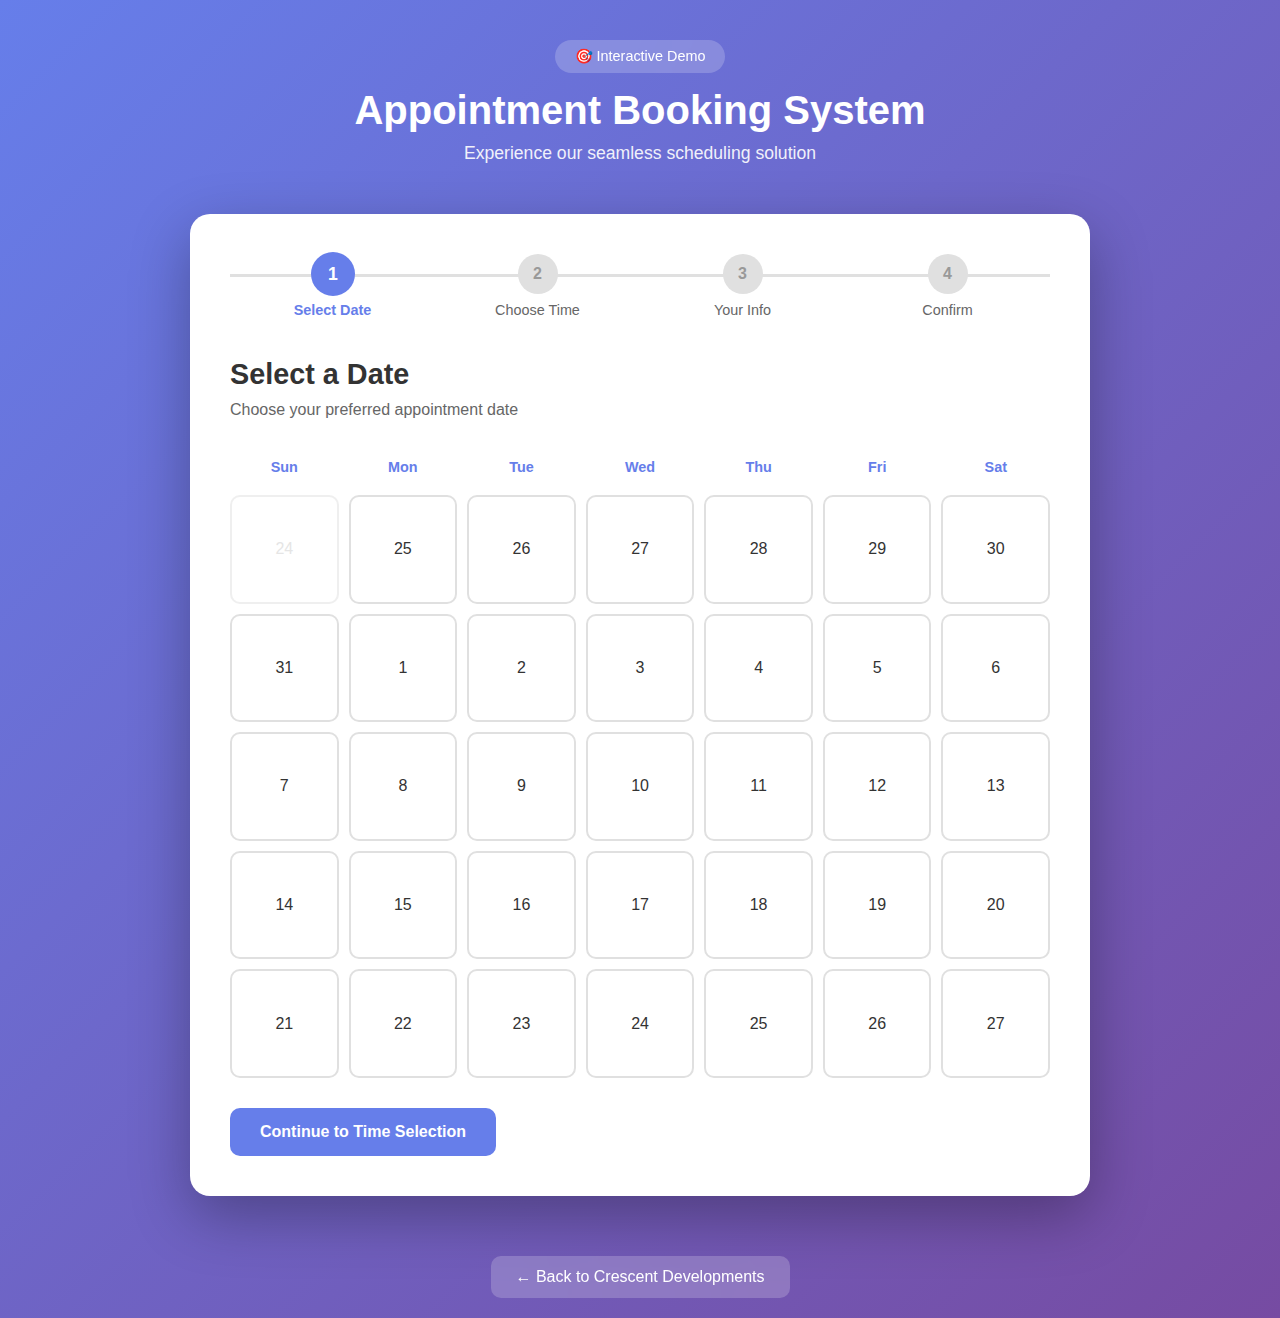
<file: booking-demo/index.html>
<!DOCTYPE html>
<html lang="en">
<head>
    <meta charset="UTF-8">
    <meta name="viewport" content="width=device-width, initial-scale=1.0">
    <title>Booking System Demo - Crescent Developments</title>
    <link rel="icon" type="image/png" href="https://crescentdevelopments.org/crescent.png" />
    <style>
        * {
            margin: 0;
            padding: 0;
            box-sizing: border-box;
        }

        body {
            font-family: 'Inter', -apple-system, BlinkMacSystemFont, 'Segoe UI', sans-serif;
            background: linear-gradient(135deg, #667eea 0%, #764ba2 100%);
            min-height: 100vh;
            padding: 20px;
        }

        .container {
            max-width: 900px;
            margin: 0 auto;
        }

        .header {
            text-align: center;
            color: white;
            margin-bottom: 30px;
            padding: 20px;
        }

        .header h1 {
            font-size: 2.5rem;
            margin-bottom: 10px;
            font-weight: 700;
        }

        .header p {
            font-size: 1.1rem;
            opacity: 0.9;
        }

        .demo-badge {
            display: inline-block;
            background: rgba(255, 255, 255, 0.2);
            padding: 8px 20px;
            border-radius: 20px;
            margin-bottom: 15px;
            font-size: 0.9rem;
            backdrop-filter: blur(10px);
        }

        .card {
            background: white;
            border-radius: 20px;
            box-shadow: 0 20px 60px rgba(0, 0, 0, 0.3);
            padding: 40px;
            margin-bottom: 30px;
        }

        .step-indicator {
            display: flex;
            justify-content: space-between;
            margin-bottom: 40px;
            position: relative;
        }

        .step-indicator::before {
            content: '';
            position: absolute;
            top: 20px;
            left: 0;
            right: 0;
            height: 3px;
            background: #e0e0e0;
            z-index: 0;
        }

        .step {
            display: flex;
            flex-direction: column;
            align-items: center;
            flex: 1;
            position: relative;
            z-index: 1;
        }

        .step-number {
            width: 40px;
            height: 40px;
            border-radius: 50%;
            background: #e0e0e0;
            color: #999;
            display: flex;
            align-items: center;
            justify-content: center;
            font-weight: 600;
            margin-bottom: 8px;
            transition: all 0.3s;
        }

        .step.active .step-number {
            background: #667eea;
            color: white;
            transform: scale(1.1);
        }

        .step.completed .step-number {
            background: #10b981;
            color: white;
        }

        .step-label {
            font-size: 0.9rem;
            color: #666;
            font-weight: 500;
        }

        .step.active .step-label {
            color: #667eea;
            font-weight: 600;
        }

        .section {
            display: none;
        }

        .section.active {
            display: block;
            animation: fadeIn 0.4s;
        }

        @keyframes fadeIn {
            from { opacity: 0; transform: translateY(10px); }
            to { opacity: 1; transform: translateY(0); }
        }

        h2 {
            color: #333;
            margin-bottom: 10px;
            font-size: 1.8rem;
        }

        .subtitle {
            color: #666;
            margin-bottom: 30px;
            font-size: 1rem;
        }

        .calendar-grid {
            display: grid;
            grid-template-columns: repeat(7, 1fr);
            gap: 10px;
            margin-bottom: 30px;
        }

        .calendar-header {
            text-align: center;
            font-weight: 600;
            color: #667eea;
            padding: 10px;
            font-size: 0.9rem;
        }

        .calendar-day {
            aspect-ratio: 1;
            display: flex;
            align-items: center;
            justify-content: center;
            border: 2px solid #e0e0e0;
            border-radius: 10px;
            cursor: pointer;
            transition: all 0.2s;
            font-weight: 500;
            color: #333;
        }

        .calendar-day:hover:not(.disabled) {
            border-color: #667eea;
            background: #f0f4ff;
            transform: translateY(-2px);
        }

        .calendar-day.disabled {
            color: #ccc;
            cursor: not-allowed;
            opacity: 0.5;
        }

        .calendar-day.selected {
            background: #667eea;
            color: white;
            border-color: #667eea;
            transform: scale(1.05);
        }

        .time-slots {
            display: grid;
            grid-template-columns: repeat(auto-fill, minmax(120px, 1fr));
            gap: 10px;
            margin-bottom: 30px;
        }

        .time-slot {
            padding: 15px;
            border: 2px solid #e0e0e0;
            border-radius: 10px;
            text-align: center;
            cursor: pointer;
            transition: all 0.2s;
            font-weight: 500;
        }

        .time-slot:hover:not(.booked) {
            border-color: #667eea;
            background: #f0f4ff;
            transform: translateY(-2px);
        }

        .time-slot.selected {
            background: #667eea;
            color: white;
            border-color: #667eea;
        }

        .time-slot.booked {
            background: #fee;
            color: #999;
            cursor: not-allowed;
            text-decoration: line-through;
        }

        .form-group {
            margin-bottom: 25px;
        }

        label {
            display: block;
            margin-bottom: 8px;
            color: #333;
            font-weight: 500;
        }

        input, textarea, select {
            width: 100%;
            padding: 12px 15px;
            border: 2px solid #e0e0e0;
            border-radius: 10px;
            font-size: 1rem;
            font-family: inherit;
            transition: all 0.2s;
        }

        input:focus, textarea:focus, select:focus {
            outline: none;
            border-color: #667eea;
            box-shadow: 0 0 0 3px rgba(102, 126, 234, 0.1);
        }

        textarea {
            resize: vertical;
            min-height: 100px;
        }

        .btn {
            padding: 15px 30px;
            border: none;
            border-radius: 10px;
            font-size: 1rem;
            font-weight: 600;
            cursor: pointer;
            transition: all 0.3s;
            font-family: inherit;
        }

        .btn-primary {
            background: #667eea;
            color: white;
        }

        .btn-primary:hover {
            background: #5568d3;
            transform: translateY(-2px);
            box-shadow: 0 10px 20px rgba(102, 126, 234, 0.3);
        }

        .btn-secondary {
            background: #e0e0e0;
            color: #666;
            margin-right: 10px;
        }

        .btn-secondary:hover {
            background: #d0d0d0;
        }

        .btn-group {
            display: flex;
            gap: 10px;
            margin-top: 30px;
        }

        .confirmation {
            text-align: center;
        }

        .success-icon {
            font-size: 4rem;
            margin-bottom: 20px;
            animation: scaleIn 0.5s;
        }

        @keyframes scaleIn {
            from { transform: scale(0); }
            to { transform: scale(1); }
        }

        .booking-details {
            background: #f8f9fa;
            border-radius: 15px;
            padding: 30px;
            margin: 30px 0;
            text-align: left;
        }

        .detail-row {
            display: flex;
            justify-content: space-between;
            padding: 15px 0;
            border-bottom: 1px solid #e0e0e0;
        }

        .detail-row:last-child {
            border-bottom: none;
        }

        .detail-label {
            font-weight: 600;
            color: #666;
        }

        .detail-value {
            color: #333;
            font-weight: 500;
        }

        .back-link {
            display: inline-block;
            margin-top: 30px;
            color: white;
            text-decoration: none;
            padding: 12px 25px;
            background: rgba(255, 255, 255, 0.2);
            border-radius: 10px;
            backdrop-filter: blur(10px);
            transition: all 0.3s;
        }

        .back-link:hover {
            background: rgba(255, 255, 255, 0.3);
            transform: translateY(-2px);
        }

        @media (max-width: 768px) {
            .header h1 {
                font-size: 1.8rem;
            }

            .card {
                padding: 25px;
            }

            .calendar-grid {
                gap: 5px;
            }

            .time-slots {
                grid-template-columns: repeat(auto-fill, minmax(100px, 1fr));
            }

            .step-label {
                font-size: 0.75rem;
            }
        }
    </style>
</head>
<body>
    <div class="container">
        <div class="header">
            <div class="demo-badge">🎯 Interactive Demo</div>
            <h1>Appointment Booking System</h1>
            <p>Experience our seamless scheduling solution</p>
        </div>

        <div class="card">
            <div class="step-indicator">
                <div class="step active" data-step="1">
                    <div class="step-number">1</div>
                    <div class="step-label">Select Date</div>
                </div>
                <div class="step" data-step="2">
                    <div class="step-number">2</div>
                    <div class="step-label">Choose Time</div>
                </div>
                <div class="step" data-step="3">
                    <div class="step-number">3</div>
                    <div class="step-label">Your Info</div>
                </div>
                <div class="step" data-step="4">
                    <div class="step-number">4</div>
                    <div class="step-label">Confirm</div>
                </div>
            </div>

            <!-- Step 1: Date Selection -->
            <div class="section active" id="step1">
                <h2>Select a Date</h2>
                <p class="subtitle">Choose your preferred appointment date</p>
                <div class="calendar-grid" id="calendar"></div>
                <div class="btn-group">
                    <button class="btn btn-primary" id="nextToTime" disabled>Continue to Time Selection</button>
                </div>
            </div>

            <!-- Step 2: Time Selection -->
            <div class="section" id="step2">
                <h2>Choose Your Time</h2>
                <p class="subtitle">Available time slots for <strong id="selectedDate"></strong></p>
                <div class="time-slots" id="timeSlots"></div>
                <div class="btn-group">
                    <button class="btn btn-secondary" id="backToDate">Back</button>
                    <button class="btn btn-primary" id="nextToInfo" disabled>Continue to Details</button>
                </div>
            </div>

            <!-- Step 3: Information Form -->
            <div class="section" id="step3">
                <h2>Your Information</h2>
                <p class="subtitle">Please provide your contact details</p>
                <form id="bookingForm">
                    <div class="form-group">
                        <label for="name">Full Name *</label>
                        <input type="text" id="name" required placeholder="John Doe">
                    </div>
                    <div class="form-group">
                        <label for="email">Email Address *</label>
                        <input type="email" id="email" required placeholder="john@example.com">
                    </div>
                    <div class="form-group">
                        <label for="phone">Phone Number *</label>
                        <input type="tel" id="phone" required placeholder="(123) 456-7890">
                    </div>
                    <div class="form-group">
                        <label for="service">Service Type *</label>
                        <select id="service" required>
                            <option value="">Select a service...</option>
                            <option value="consultation">Initial Consultation</option>
                            <option value="followup">Follow-up Meeting</option>
                            <option value="demo">Product Demo</option>
                            <option value="support">Technical Support</option>
                        </select>
                    </div>
                    <div class="form-group">
                        <label for="notes">Additional Notes</label>
                        <textarea id="notes" placeholder="Any special requirements or questions..."></textarea>
                    </div>
                    <div class="btn-group">
                        <button type="button" class="btn btn-secondary" id="backToTime">Back</button>
                        <button type="submit" class="btn btn-primary">Review Booking</button>
                    </div>
                </form>
            </div>

            <!-- Step 4: Confirmation -->
            <div class="section" id="step4">
                <div class="confirmation">
                    <div class="success-icon">✅</div>
                    <h2>Booking Confirmed!</h2>
                    <p class="subtitle">Your appointment has been successfully scheduled</p>
                    
                    <div class="booking-details">
                        <div class="detail-row">
                            <span class="detail-label">Name:</span>
                            <span class="detail-value" id="confirmName"></span>
                        </div>
                        <div class="detail-row">
                            <span class="detail-label">Email:</span>
                            <span class="detail-value" id="confirmEmail"></span>
                        </div>
                        <div class="detail-row">
                            <span class="detail-label">Phone:</span>
                            <span class="detail-value" id="confirmPhone"></span>
                        </div>
                        <div class="detail-row">
                            <span class="detail-label">Service:</span>
                            <span class="detail-value" id="confirmService"></span>
                        </div>
                        <div class="detail-row">
                            <span class="detail-label">Date:</span>
                            <span class="detail-value" id="confirmDate"></span>
                        </div>
                        <div class="detail-row">
                            <span class="detail-label">Time:</span>
                            <span class="detail-value" id="confirmTime"></span>
                        </div>
                    </div>

                    <p style="color: #666; margin-top: 20px;">
                        📧 A confirmation email has been sent to your inbox<br>
                        📅 Add this appointment to your calendar
                    </p>

                    <div class="btn-group" style="justify-content: center; margin-top: 30px;">
                        <button class="btn btn-primary" onclick="location.reload()">Book Another Appointment</button>
                    </div>
                </div>
            </div>
        </div>

        <div style="text-align: center;">
            <a href="https://crescentdevelopments.org" class="back-link">← Back to Crescent Developments</a>
        </div>
    </div>

    <script>
        let selectedDate = null;
        let selectedTime = null;
        let currentStep = 1;

        // Generate calendar
        function generateCalendar() {
            const calendar = document.getElementById('calendar');
            const days = ['Sun', 'Mon', 'Tue', 'Wed', 'Thu', 'Fri', 'Sat'];
            
            // Add day headers
            days.forEach(day => {
                const header = document.createElement('div');
                header.className = 'calendar-header';
                header.textContent = day;
                calendar.appendChild(header);
            });

            // Add dates (next 35 days)
            const today = new Date();
            for (let i = 0; i < 35; i++) {
                const date = new Date(today);
                date.setDate(today.getDate() + i);
                
                const dayElement = document.createElement('div');
                dayElement.className = 'calendar-day';
                if (i === 0) dayElement.classList.add('disabled');
                dayElement.textContent = date.getDate();
                dayElement.dataset.date = date.toISOString().split('T')[0];
                dayElement.dataset.fullDate = date.toLocaleDateString('en-US', { 
                    weekday: 'long', 
                    year: 'numeric', 
                    month: 'long', 
                    day: 'numeric' 
                });

                if (i > 0) {
                    dayElement.addEventListener('click', function() {
                        if (!this.classList.contains('disabled')) {
                            document.querySelectorAll('.calendar-day').forEach(d => d.classList.remove('selected'));
                            this.classList.add('selected');
                            selectedDate = {
                                iso: this.dataset.date,
                                full: this.dataset.fullDate
                            };
                            document.getElementById('nextToTime').disabled = false;
                        }
                    });
                }

                calendar.appendChild(dayElement);
            }
        }

        // Generate time slots
        function generateTimeSlots() {
            const timeSlots = document.getElementById('timeSlots');
            timeSlots.innerHTML = '';
            document.getElementById('selectedDate').textContent = selectedDate.full;

            const times = [
                '9:00 AM', '10:00 AM', '11:00 AM', '12:00 PM',
                '1:00 PM', '2:00 PM', '3:00 PM', '4:00 PM', '5:00 PM'
            ];

            // Randomly mark some as booked for realism
            const bookedSlots = [1, 4, 6];

            times.forEach((time, index) => {
                const slot = document.createElement('div');
                slot.className = 'time-slot';
                if (bookedSlots.includes(index)) {
                    slot.classList.add('booked');
                    slot.textContent = time + ' (Booked)';
                } else {
                    slot.textContent = time;
                    slot.addEventListener('click', function() {
                        if (!this.classList.contains('booked')) {
                            document.querySelectorAll('.time-slot').forEach(t => t.classList.remove('selected'));
                            this.classList.add('selected');
                            selectedTime = time;
                            document.getElementById('nextToInfo').disabled = false;
                        }
                    });
                }
                timeSlots.appendChild(slot);
            });
        }

        // Navigate between steps
        function goToStep(step) {
            // Hide all sections
            document.querySelectorAll('.section').forEach(s => s.classList.remove('active'));
            document.querySelectorAll('.step').forEach(s => {
                s.classList.remove('active');
                if (parseInt(s.dataset.step) < step) {
                    s.classList.add('completed');
                } else {
                    s.classList.remove('completed');
                }
            });

            // Show current step
            document.getElementById('step' + step).classList.add('active');
            document.querySelector(`.step[data-step="${step}"]`).classList.add('active');
            currentStep = step;

            // Special actions for certain steps
            if (step === 2) {
                generateTimeSlots();
            }
        }

        // Event listeners
        document.getElementById('nextToTime').addEventListener('click', () => goToStep(2));
        document.getElementById('backToDate').addEventListener('click', () => goToStep(1));
        document.getElementById('nextToInfo').addEventListener('click', () => goToStep(3));
        document.getElementById('backToTime').addEventListener('click', () => goToStep(2));

        document.getElementById('bookingForm').addEventListener('submit', function(e) {
            e.preventDefault();
            
            // Populate confirmation details
            document.getElementById('confirmName').textContent = document.getElementById('name').value;
            document.getElementById('confirmEmail').textContent = document.getElementById('email').value;
            document.getElementById('confirmPhone').textContent = document.getElementById('phone').value;
            
            const serviceSelect = document.getElementById('service');
            document.getElementById('confirmService').textContent = serviceSelect.options[serviceSelect.selectedIndex].text;
            
            document.getElementById('confirmDate').textContent = selectedDate.full;
            document.getElementById('confirmTime').textContent = selectedTime;

            goToStep(4);
        });

        // Initialize
        generateCalendar();
    </script>
</body>
</html>
</file>
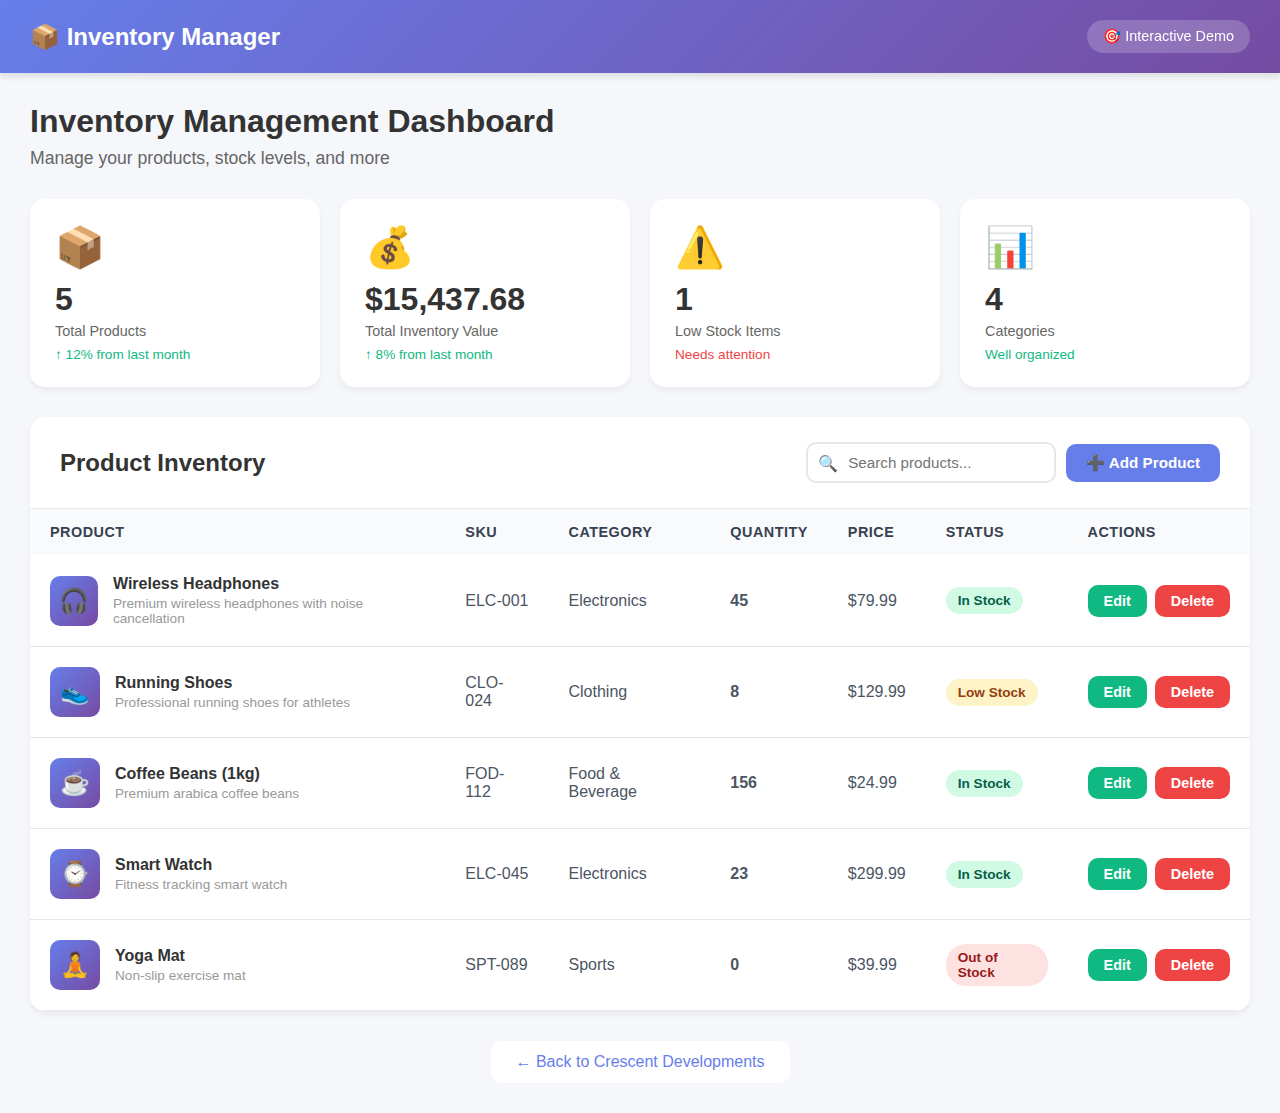
<file: inventory-demo/index.html>
<!DOCTYPE html>
<html lang="en">
<head>
    <meta charset="UTF-8">
    <meta name="viewport" content="width=device-width, initial-scale=1.0">
    <title>Inventory Management Demo - Crescent Developments</title>
    <link rel="icon" type="image/png" href="https://crescentdevelopments.org/crescent.png" />
    <style>
        * {
            margin: 0;
            padding: 0;
            box-sizing: border-box;
        }

        body {
            font-family: 'Inter', -apple-system, BlinkMacSystemFont, 'Segoe UI', sans-serif;
            background: #f5f7fa;
            min-height: 100vh;
        }

        .navbar {
            background: linear-gradient(135deg, #667eea 0%, #764ba2 100%);
            color: white;
            padding: 20px 30px;
            box-shadow: 0 4px 6px rgba(0, 0, 0, 0.1);
        }

        .navbar-content {
            max-width: 1400px;
            margin: 0 auto;
            display: flex;
            justify-content: space-between;
            align-items: center;
        }

        .logo {
            font-size: 1.5rem;
            font-weight: 700;
        }

        .demo-badge {
            background: rgba(255, 255, 255, 0.2);
            padding: 8px 16px;
            border-radius: 20px;
            font-size: 0.9rem;
            backdrop-filter: blur(10px);
        }

        .container {
            max-width: 1400px;
            margin: 0 auto;
            padding: 30px;
        }

        .header {
            margin-bottom: 30px;
        }

        .header h1 {
            font-size: 2rem;
            color: #333;
            margin-bottom: 8px;
        }

        .header p {
            color: #666;
            font-size: 1.1rem;
        }

        .stats-grid {
            display: grid;
            grid-template-columns: repeat(auto-fit, minmax(250px, 1fr));
            gap: 20px;
            margin-bottom: 30px;
        }

        .stat-card {
            background: white;
            padding: 25px;
            border-radius: 15px;
            box-shadow: 0 4px 6px rgba(0, 0, 0, 0.05);
            transition: all 0.3s;
        }

        .stat-card:hover {
            transform: translateY(-5px);
            box-shadow: 0 10px 20px rgba(0, 0, 0, 0.1);
        }

        .stat-icon {
            font-size: 2.5rem;
            margin-bottom: 10px;
        }

        .stat-value {
            font-size: 2rem;
            font-weight: 700;
            color: #333;
            margin-bottom: 5px;
        }

        .stat-label {
            color: #666;
            font-size: 0.9rem;
        }

        .stat-change {
            font-size: 0.85rem;
            margin-top: 8px;
        }

        .stat-change.positive {
            color: #10b981;
        }

        .stat-change.negative {
            color: #ef4444;
        }

        .main-card {
            background: white;
            border-radius: 15px;
            box-shadow: 0 4px 6px rgba(0, 0, 0, 0.05);
            overflow: hidden;
        }

        .card-header {
            padding: 25px 30px;
            border-bottom: 1px solid #e5e7eb;
            display: flex;
            justify-content: space-between;
            align-items: center;
            flex-wrap: wrap;
            gap: 15px;
        }

        .card-title {
            font-size: 1.5rem;
            color: #333;
            font-weight: 600;
        }

        .actions {
            display: flex;
            gap: 10px;
            align-items: center;
        }

        .search-box {
            position: relative;
        }

        .search-box input {
            padding: 10px 15px 10px 40px;
            border: 2px solid #e5e7eb;
            border-radius: 10px;
            font-size: 0.95rem;
            width: 250px;
            transition: all 0.2s;
        }

        .search-box input:focus {
            outline: none;
            border-color: #667eea;
            box-shadow: 0 0 0 3px rgba(102, 126, 234, 0.1);
        }

        .search-icon {
            position: absolute;
            left: 12px;
            top: 50%;
            transform: translateY(-50%);
            color: #999;
        }

        .btn {
            padding: 10px 20px;
            border: none;
            border-radius: 10px;
            font-size: 0.95rem;
            font-weight: 600;
            cursor: pointer;
            transition: all 0.3s;
            font-family: inherit;
        }

        .btn-primary {
            background: #667eea;
            color: white;
        }

        .btn-primary:hover {
            background: #5568d3;
            transform: translateY(-2px);
            box-shadow: 0 5px 15px rgba(102, 126, 234, 0.3);
        }

        .btn-success {
            background: #10b981;
            color: white;
            font-size: 0.9rem;
            padding: 8px 16px;
        }

        .btn-success:hover {
            background: #059669;
        }

        .btn-danger {
            background: #ef4444;
            color: white;
            font-size: 0.9rem;
            padding: 8px 16px;
        }

        .btn-danger:hover {
            background: #dc2626;
        }

        .btn-secondary {
            background: #e5e7eb;
            color: #666;
            font-size: 0.9rem;
            padding: 8px 16px;
        }

        .btn-secondary:hover {
            background: #d1d5db;
        }

        .table-container {
            overflow-x: auto;
        }

        table {
            width: 100%;
            border-collapse: collapse;
        }

        thead {
            background: #f9fafb;
        }

        th {
            text-align: left;
            padding: 15px 20px;
            font-weight: 600;
            color: #374151;
            font-size: 0.9rem;
            text-transform: uppercase;
            letter-spacing: 0.5px;
        }

        td {
            padding: 20px;
            border-bottom: 1px solid #e5e7eb;
            color: #4b5563;
        }

        tbody tr {
            transition: all 0.2s;
        }

        tbody tr:hover {
            background: #f9fafb;
        }

        .product-cell {
            display: flex;
            align-items: center;
            gap: 15px;
        }

        .product-image {
            width: 50px;
            height: 50px;
            border-radius: 10px;
            background: linear-gradient(135deg, #667eea, #764ba2);
            display: flex;
            align-items: center;
            justify-content: center;
            font-size: 1.5rem;
        }

        .product-info h4 {
            color: #333;
            font-weight: 600;
            margin-bottom: 3px;
        }

        .product-info p {
            color: #999;
            font-size: 0.85rem;
        }

        .status-badge {
            display: inline-block;
            padding: 6px 12px;
            border-radius: 20px;
            font-size: 0.85rem;
            font-weight: 600;
        }

        .status-in-stock {
            background: #d1fae5;
            color: #065f46;
        }

        .status-low-stock {
            background: #fef3c7;
            color: #92400e;
        }

        .status-out-of-stock {
            background: #fee2e2;
            color: #991b1b;
        }

        .action-buttons {
            display: flex;
            gap: 8px;
        }

        /* Modal */
        .modal {
            display: none;
            position: fixed;
            top: 0;
            left: 0;
            right: 0;
            bottom: 0;
            background: rgba(0, 0, 0, 0.5);
            z-index: 1000;
            align-items: center;
            justify-content: center;
            padding: 20px;
            animation: fadeIn 0.3s;
        }

        .modal.active {
            display: flex;
        }

        .modal-content {
            background: white;
            border-radius: 20px;
            max-width: 500px;
            width: 100%;
            max-height: 90vh;
            overflow-y: auto;
            animation: slideUp 0.3s;
        }

        @keyframes fadeIn {
            from { opacity: 0; }
            to { opacity: 1; }
        }

        @keyframes slideUp {
            from { transform: translateY(50px); opacity: 0; }
            to { transform: translateY(0); opacity: 1; }
        }

        .modal-header {
            padding: 25px 30px;
            border-bottom: 1px solid #e5e7eb;
        }

        .modal-header h2 {
            font-size: 1.5rem;
            color: #333;
        }

        .modal-body {
            padding: 30px;
        }

        .form-group {
            margin-bottom: 20px;
        }

        .form-group label {
            display: block;
            margin-bottom: 8px;
            color: #333;
            font-weight: 500;
        }

        .form-group input, .form-group select, .form-group textarea {
            width: 100%;
            padding: 12px 15px;
            border: 2px solid #e5e7eb;
            border-radius: 10px;
            font-size: 1rem;
            font-family: inherit;
            transition: all 0.2s;
        }

        .form-group input:focus, .form-group select:focus, .form-group textarea:focus {
            outline: none;
            border-color: #667eea;
            box-shadow: 0 0 0 3px rgba(102, 126, 234, 0.1);
        }

        .modal-footer {
            padding: 20px 30px;
            border-top: 1px solid #e5e7eb;
            display: flex;
            gap: 10px;
            justify-content: flex-end;
        }

        .back-link {
            display: inline-block;
            margin-top: 30px;
            color: #667eea;
            text-decoration: none;
            padding: 12px 25px;
            background: white;
            border-radius: 10px;
            transition: all 0.3s;
            font-weight: 500;
        }

        .back-link:hover {
            transform: translateY(-2px);
            box-shadow: 0 5px 15px rgba(0, 0, 0, 0.1);
        }

        @media (max-width: 768px) {
            .container {
                padding: 20px;
            }

            .stats-grid {
                grid-template-columns: 1fr;
            }

            .card-header {
                flex-direction: column;
                align-items: flex-start;
            }

            .actions {
                width: 100%;
                flex-direction: column;
            }

            .search-box input {
                width: 100%;
            }

            table {
                font-size: 0.9rem;
            }

            th, td {
                padding: 12px 10px;
            }
        }
    </style>
</head>
<body>
    <nav class="navbar">
        <div class="navbar-content">
            <div class="logo">📦 Inventory Manager</div>
            <div class="demo-badge">🎯 Interactive Demo</div>
        </div>
    </nav>

    <div class="container">
        <div class="header">
            <h1>Inventory Management Dashboard</h1>
            <p>Manage your products, stock levels, and more</p>
        </div>

        <div class="stats-grid">
            <div class="stat-card">
                <div class="stat-icon">📦</div>
                <div class="stat-value" id="totalProducts">0</div>
                <div class="stat-label">Total Products</div>
                <div class="stat-change positive">↑ 12% from last month</div>
            </div>
            <div class="stat-card">
                <div class="stat-icon">💰</div>
                <div class="stat-value" id="totalValue">$0</div>
                <div class="stat-label">Total Inventory Value</div>
                <div class="stat-change positive">↑ 8% from last month</div>
            </div>
            <div class="stat-card">
                <div class="stat-icon">⚠️</div>
                <div class="stat-value" id="lowStockCount">0</div>
                <div class="stat-label">Low Stock Items</div>
                <div class="stat-change negative">Needs attention</div>
            </div>
            <div class="stat-card">
                <div class="stat-icon">📊</div>
                <div class="stat-value" id="categories">0</div>
                <div class="stat-label">Categories</div>
                <div class="stat-change positive">Well organized</div>
            </div>
        </div>

        <div class="main-card">
            <div class="card-header">
                <h2 class="card-title">Product Inventory</h2>
                <div class="actions">
                    <div class="search-box">
                        <span class="search-icon">🔍</span>
                        <input type="text" id="searchInput" placeholder="Search products...">
                    </div>
                    <button class="btn btn-primary" onclick="openAddModal()">➕ Add Product</button>
                </div>
            </div>
            <div class="table-container">
                <table>
                    <thead>
                        <tr>
                            <th>Product</th>
                            <th>SKU</th>
                            <th>Category</th>
                            <th>Quantity</th>
                            <th>Price</th>
                            <th>Status</th>
                            <th>Actions</th>
                        </tr>
                    </thead>
                    <tbody id="inventoryTable">
                    </tbody>
                </table>
            </div>
        </div>

        <div style="text-align: center;">
            <a href="https://crescentdevelopments.org" class="back-link">← Back to Crescent Developments</a>
        </div>
    </div>

    <!-- Add/Edit Modal -->
    <div class="modal" id="productModal">
        <div class="modal-content">
            <div class="modal-header">
                <h2 id="modalTitle">Add New Product</h2>
            </div>
            <div class="modal-body">
                <form id="productForm">
                    <input type="hidden" id="productId">
                    <div class="form-group">
                        <label for="productName">Product Name *</label>
                        <input type="text" id="productName" required placeholder="Enter product name">
                    </div>
                    <div class="form-group">
                        <label for="productSKU">SKU *</label>
                        <input type="text" id="productSKU" required placeholder="e.g., PRD-001">
                    </div>
                    <div class="form-group">
                        <label for="productCategory">Category *</label>
                        <select id="productCategory" required>
                            <option value="">Select category...</option>
                            <option value="Electronics">Electronics</option>
                            <option value="Clothing">Clothing</option>
                            <option value="Food & Beverage">Food & Beverage</option>
                            <option value="Home & Garden">Home & Garden</option>
                            <option value="Sports">Sports</option>
                            <option value="Books">Books</option>
                        </select>
                    </div>
                    <div class="form-group">
                        <label for="productQuantity">Quantity *</label>
                        <input type="number" id="productQuantity" required min="0" placeholder="0">
                    </div>
                    <div class="form-group">
                        <label for="productPrice">Price ($) *</label>
                        <input type="number" id="productPrice" required min="0" step="0.01" placeholder="0.00">
                    </div>
                    <div class="form-group">
                        <label for="productDescription">Description</label>
                        <textarea id="productDescription" rows="3" placeholder="Product description..."></textarea>
                    </div>
                </form>
            </div>
            <div class="modal-footer">
                <button class="btn btn-secondary" onclick="closeModal()">Cancel</button>
                <button class="btn btn-primary" onclick="saveProduct()">Save Product</button>
            </div>
        </div>
    </div>

    <script>
        let inventory = [
            {
                id: 1,
                name: 'Wireless Headphones',
                sku: 'ELC-001',
                category: 'Electronics',
                quantity: 45,
                price: 79.99,
                icon: '🎧',
                description: 'Premium wireless headphones with noise cancellation'
            },
            {
                id: 2,
                name: 'Running Shoes',
                sku: 'CLO-024',
                category: 'Clothing',
                quantity: 8,
                price: 129.99,
                icon: '👟',
                description: 'Professional running shoes for athletes'
            },
            {
                id: 3,
                name: 'Coffee Beans (1kg)',
                sku: 'FOD-112',
                category: 'Food & Beverage',
                quantity: 156,
                price: 24.99,
                icon: '☕',
                description: 'Premium arabica coffee beans'
            },
            {
                id: 4,
                name: 'Smart Watch',
                sku: 'ELC-045',
                category: 'Electronics',
                quantity: 23,
                price: 299.99,
                icon: '⌚',
                description: 'Fitness tracking smart watch'
            },
            {
                id: 5,
                name: 'Yoga Mat',
                sku: 'SPT-089',
                category: 'Sports',
                quantity: 0,
                price: 39.99,
                icon: '🧘',
                description: 'Non-slip exercise mat'
            }
        ];

        let editingId = null;

        function getStatus(quantity) {
            if (quantity === 0) return { class: 'status-out-of-stock', text: 'Out of Stock' };
            if (quantity < 10) return { class: 'status-low-stock', text: 'Low Stock' };
            return { class: 'status-in-stock', text: 'In Stock' };
        }

        function renderInventory(items = inventory) {
            const tbody = document.getElementById('inventoryTable');
            tbody.innerHTML = '';

            items.forEach(item => {
                const status = getStatus(item.quantity);
                const row = document.createElement('tr');
                row.innerHTML = `
                    <td>
                        <div class="product-cell">
                            <div class="product-image">${item.icon}</div>
                            <div class="product-info">
                                <h4>${item.name}</h4>
                                <p>${item.description || 'No description'}</p>
                            </div>
                        </div>
                    </td>
                    <td>${item.sku}</td>
                    <td>${item.category}</td>
                    <td><strong>${item.quantity}</strong></td>
                    <td>$${item.price.toFixed(2)}</td>
                    <td><span class="status-badge ${status.class}">${status.text}</span></td>
                    <td>
                        <div class="action-buttons">
                            <button class="btn btn-success" onclick="editProduct(${item.id})">Edit</button>
                            <button class="btn btn-danger" onclick="deleteProduct(${item.id})">Delete</button>
                        </div>
                    </td>
                `;
                tbody.appendChild(row);
            });

            updateStats();
        }

        function updateStats() {
            document.getElementById('totalProducts').textContent = inventory.length;
            const totalValue = inventory.reduce((sum, item) => sum + (item.quantity * item.price), 0);
            document.getElementById('totalValue').textContent = '$' + totalValue.toLocaleString('en-US', { minimumFractionDigits: 2 });
            const lowStock = inventory.filter(item => item.quantity < 10 && item.quantity > 0).length;
            document.getElementById('lowStockCount').textContent = lowStock;
            const categories = new Set(inventory.map(item => item.category)).size;
            document.getElementById('categories').textContent = categories;
        }

        function openAddModal() {
            editingId = null;
            document.getElementById('modalTitle').textContent = 'Add New Product';
            document.getElementById('productForm').reset();
            document.getElementById('productModal').classList.add('active');
        }

        function editProduct(id) {
            editingId = id;
            const product = inventory.find(item => item.id === id);
            if (!product) return;

            document.getElementById('modalTitle').textContent = 'Edit Product';
            document.getElementById('productId').value = product.id;
            document.getElementById('productName').value = product.name;
            document.getElementById('productSKU').value = product.sku;
            document.getElementById('productCategory').value = product.category;
            document.getElementById('productQuantity').value = product.quantity;
            document.getElementById('productPrice').value = product.price;
            document.getElementById('productDescription').value = product.description || '';
            document.getElementById('productModal').classList.add('active');
        }

        function closeModal() {
            document.getElementById('productModal').classList.remove('active');
        }

        function saveProduct() {
            const form = document.getElementById('productForm');
            if (!form.checkValidity()) {
                form.reportValidity();
                return;
            }

            const icons = ['📦', '🎁', '⚡', '🌟', '💎', '🔥', '✨', '🎯'];
            const randomIcon = icons[Math.floor(Math.random() * icons.length)];

            const productData = {
                name: document.getElementById('productName').value,
                sku: document.getElementById('productSKU').value,
                category: document.getElementById('productCategory').value,
                quantity: parseInt(document.getElementById('productQuantity').value),
                price: parseFloat(document.getElementById('productPrice').value),
                description: document.getElementById('productDescription').value,
                icon: randomIcon
            };

            if (editingId) {
                const index = inventory.findIndex(item => item.id === editingId);
                inventory[index] = { ...inventory[index], ...productData };
            } else {
                const newId = Math.max(...inventory.map(item => item.id)) + 1;
                inventory.push({ id: newId, ...productData });
            }

            renderInventory();
            closeModal();
        }

        function deleteProduct(id) {
            if (confirm('Are you sure you want to delete this product?')) {
                inventory = inventory.filter(item => item.id !== id);
                renderInventory();
            }
        }

        // Search functionality
        document.getElementById('searchInput').addEventListener('input', function(e) {
            const searchTerm = e.target.value.toLowerCase();
            const filtered = inventory.filter(item => 
                item.name.toLowerCase().includes(searchTerm) ||
                item.sku.toLowerCase().includes(searchTerm) ||
                item.category.toLowerCase().includes(searchTerm)
            );
            renderInventory(filtered);
        });

        // Close modal when clicking outside
        document.getElementById('productModal').addEventListener('click', function(e) {
            if (e.target === this) {
                closeModal();
            }
        });

        // Initialize
        renderInventory();
    </script>
</body>
</html>
</file>
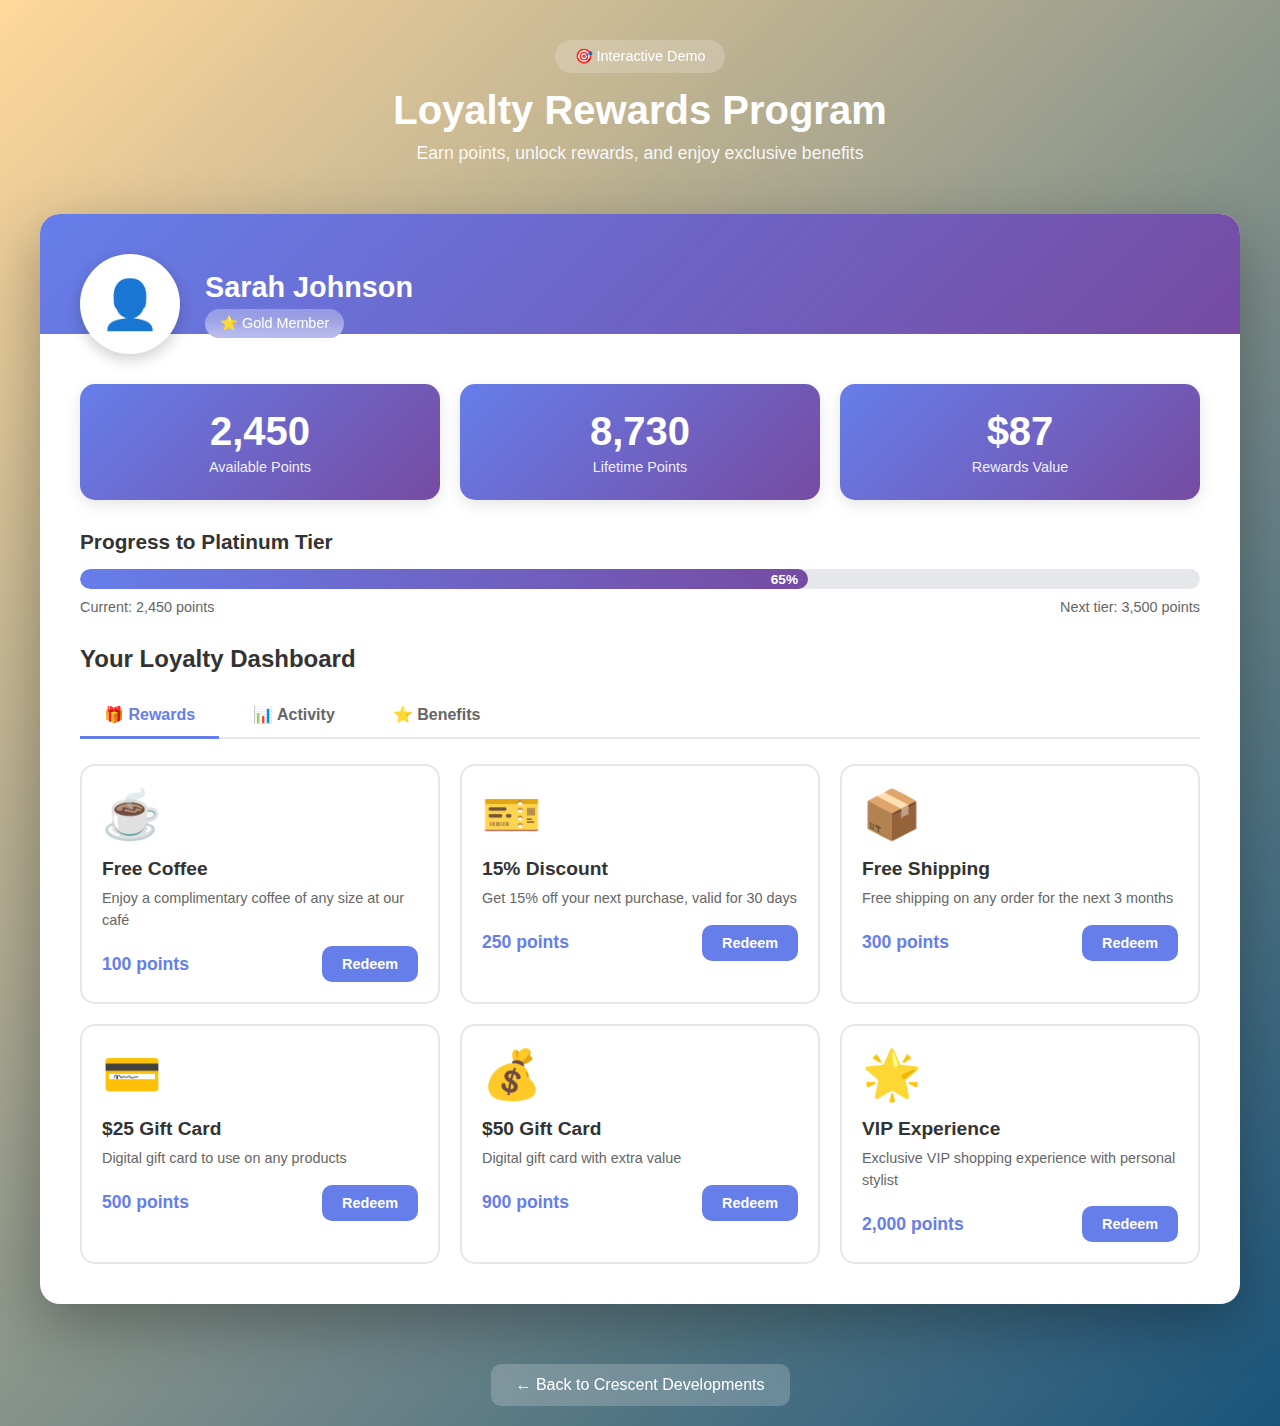
<file: loyalty-demo/index.html>
<!DOCTYPE html>
<html lang="en">
<head>
    <meta charset="UTF-8">
    <meta name="viewport" content="width=device-width, initial-scale=1.0">
    <title>Loyalty Program Demo - Crescent Developments</title>
    <link rel="icon" type="image/png" href="https://crescentdevelopments.org/crescent.png" />
    <style>
        * {
            margin: 0;
            padding: 0;
            box-sizing: border-box;
        }

        body {
            font-family: 'Inter', -apple-system, BlinkMacSystemFont, 'Segoe UI', sans-serif;
            background: linear-gradient(135deg, #ffd89b 0%, #19547b 100%);
            min-height: 100vh;
            padding: 20px;
        }

        .container {
            max-width: 1200px;
            margin: 0 auto;
        }

        .header {
            text-align: center;
            color: white;
            margin-bottom: 30px;
            padding: 20px;
        }

        .demo-badge {
            display: inline-block;
            background: rgba(255, 255, 255, 0.2);
            padding: 8px 20px;
            border-radius: 20px;
            margin-bottom: 15px;
            font-size: 0.9rem;
            backdrop-filter: blur(10px);
        }

        .header h1 {
            font-size: 2.5rem;
            margin-bottom: 10px;
            font-weight: 700;
        }

        .header p {
            font-size: 1.1rem;
            opacity: 0.9;
        }

        .profile-card {
            background: white;
            border-radius: 20px;
            box-shadow: 0 20px 60px rgba(0, 0, 0, 0.3);
            padding: 40px;
            margin-bottom: 30px;
            position: relative;
            overflow: hidden;
        }

        .profile-card::before {
            content: '';
            position: absolute;
            top: 0;
            left: 0;
            right: 0;
            height: 120px;
            background: linear-gradient(135deg, #667eea 0%, #764ba2 100%);
            z-index: 0;
        }

        .profile-header {
            position: relative;
            z-index: 1;
            display: flex;
            align-items: center;
            gap: 25px;
            margin-bottom: 30px;
            color: white;
        }

        .profile-avatar {
            width: 100px;
            height: 100px;
            border-radius: 50%;
            background: white;
            display: flex;
            align-items: center;
            justify-content: center;
            font-size: 3rem;
            box-shadow: 0 5px 15px rgba(0, 0, 0, 0.2);
        }

        .profile-info h2 {
            font-size: 1.8rem;
            margin-bottom: 5px;
        }

        .tier-badge {
            display: inline-block;
            background: rgba(255, 255, 255, 0.3);
            padding: 6px 15px;
            border-radius: 20px;
            font-size: 0.9rem;
            backdrop-filter: blur(10px);
        }

        .points-section {
            display: grid;
            grid-template-columns: repeat(auto-fit, minmax(200px, 1fr));
            gap: 20px;
            margin-bottom: 30px;
        }

        .points-card {
            background: linear-gradient(135deg, #667eea 0%, #764ba2 100%);
            color: white;
            padding: 25px;
            border-radius: 15px;
            text-align: center;
            box-shadow: 0 5px 15px rgba(0, 0, 0, 0.1);
        }

        .points-value {
            font-size: 2.5rem;
            font-weight: 700;
            margin-bottom: 5px;
        }

        .points-label {
            font-size: 0.9rem;
            opacity: 0.9;
        }

        .progress-section {
            margin-bottom: 30px;
        }

        .progress-section h3 {
            color: #333;
            margin-bottom: 15px;
            font-size: 1.3rem;
        }

        .tier-progress {
            background: #e5e7eb;
            height: 20px;
            border-radius: 10px;
            overflow: hidden;
            margin-bottom: 10px;
        }

        .tier-progress-bar {
            height: 100%;
            background: linear-gradient(90deg, #667eea 0%, #764ba2 100%);
            border-radius: 10px;
            transition: width 0.5s;
            display: flex;
            align-items: center;
            justify-content: flex-end;
            padding-right: 10px;
            color: white;
            font-size: 0.85rem;
            font-weight: 600;
        }

        .tier-info {
            display: flex;
            justify-content: space-between;
            color: #666;
            font-size: 0.9rem;
        }

        .section-title {
            color: #333;
            font-size: 1.5rem;
            margin-bottom: 20px;
            font-weight: 600;
        }

        .tabs {
            display: flex;
            gap: 10px;
            margin-bottom: 25px;
            border-bottom: 2px solid #e5e7eb;
        }

        .tab {
            padding: 12px 24px;
            background: none;
            border: none;
            color: #666;
            font-size: 1rem;
            font-weight: 600;
            cursor: pointer;
            transition: all 0.3s;
            border-bottom: 3px solid transparent;
            margin-bottom: -2px;
        }

        .tab.active {
            color: #667eea;
            border-bottom-color: #667eea;
        }

        .tab-content {
            display: none;
        }

        .tab-content.active {
            display: block;
            animation: fadeIn 0.4s;
        }

        @keyframes fadeIn {
            from { opacity: 0; transform: translateY(10px); }
            to { opacity: 1; transform: translateY(0); }
        }

        .rewards-grid {
            display: grid;
            grid-template-columns: repeat(auto-fill, minmax(280px, 1fr));
            gap: 20px;
        }

        .reward-card {
            background: white;
            border: 2px solid #e5e7eb;
            border-radius: 15px;
            padding: 20px;
            transition: all 0.3s;
            cursor: pointer;
        }

        .reward-card:hover {
            border-color: #667eea;
            transform: translateY(-5px);
            box-shadow: 0 10px 20px rgba(0, 0, 0, 0.1);
        }

        .reward-icon {
            font-size: 3rem;
            margin-bottom: 15px;
        }

        .reward-title {
            font-size: 1.2rem;
            color: #333;
            font-weight: 600;
            margin-bottom: 8px;
        }

        .reward-description {
            color: #666;
            font-size: 0.9rem;
            margin-bottom: 15px;
            line-height: 1.5;
        }

        .reward-cost {
            display: flex;
            justify-content: space-between;
            align-items: center;
        }

        .points-cost {
            color: #667eea;
            font-weight: 700;
            font-size: 1.1rem;
        }

        .btn {
            padding: 10px 20px;
            border: none;
            border-radius: 10px;
            font-size: 0.9rem;
            font-weight: 600;
            cursor: pointer;
            transition: all 0.3s;
            font-family: inherit;
        }

        .btn-primary {
            background: #667eea;
            color: white;
        }

        .btn-primary:hover:not(:disabled) {
            background: #5568d3;
            transform: translateY(-2px);
            box-shadow: 0 5px 15px rgba(102, 126, 234, 0.3);
        }

        .btn-primary:disabled {
            background: #e5e7eb;
            color: #999;
            cursor: not-allowed;
        }

        .activity-list {
            display: flex;
            flex-direction: column;
            gap: 15px;
        }

        .activity-item {
            background: white;
            padding: 20px;
            border-radius: 12px;
            border-left: 4px solid #667eea;
            display: flex;
            justify-content: space-between;
            align-items: center;
            transition: all 0.2s;
        }

        .activity-item:hover {
            transform: translateX(5px);
            box-shadow: 0 5px 15px rgba(0, 0, 0, 0.05);
        }

        .activity-info {
            display: flex;
            align-items: center;
            gap: 15px;
        }

        .activity-icon {
            font-size: 1.8rem;
        }

        .activity-details h4 {
            color: #333;
            margin-bottom: 5px;
        }

        .activity-details p {
            color: #999;
            font-size: 0.85rem;
        }

        .activity-points {
            font-size: 1.3rem;
            font-weight: 700;
            color: #10b981;
        }

        .activity-points.negative {
            color: #ef4444;
        }

        .benefits-grid {
            display: grid;
            gap: 15px;
        }

        .benefit-card {
            background: white;
            padding: 25px;
            border-radius: 12px;
            display: flex;
            align-items: center;
            gap: 20px;
            transition: all 0.2s;
        }

        .benefit-card:hover {
            transform: translateX(5px);
            box-shadow: 0 5px 15px rgba(0, 0, 0, 0.1);
        }

        .benefit-icon {
            font-size: 2.5rem;
        }

        .benefit-info h4 {
            color: #333;
            margin-bottom: 5px;
            font-size: 1.1rem;
        }

        .benefit-info p {
            color: #666;
            font-size: 0.9rem;
        }

        .back-link {
            display: inline-block;
            margin-top: 30px;
            color: white;
            text-decoration: none;
            padding: 12px 25px;
            background: rgba(255, 255, 255, 0.2);
            border-radius: 10px;
            backdrop-filter: blur(10px);
            transition: all 0.3s;
        }

        .back-link:hover {
            background: rgba(255, 255, 255, 0.3);
            transform: translateY(-2px);
        }

        .modal {
            display: none;
            position: fixed;
            top: 0;
            left: 0;
            right: 0;
            bottom: 0;
            background: rgba(0, 0, 0, 0.5);
            z-index: 1000;
            align-items: center;
            justify-content: center;
            padding: 20px;
            animation: fadeIn 0.3s;
        }

        .modal.active {
            display: flex;
        }

        .modal-content {
            background: white;
            border-radius: 20px;
            max-width: 500px;
            width: 100%;
            padding: 40px;
            text-align: center;
            animation: scaleIn 0.3s;
        }

        @keyframes scaleIn {
            from { transform: scale(0.9); opacity: 0; }
            to { transform: scale(1); opacity: 1; }
        }

        .modal-icon {
            font-size: 4rem;
            margin-bottom: 20px;
        }

        .modal-content h2 {
            color: #333;
            margin-bottom: 15px;
        }

        .modal-content p {
            color: #666;
            margin-bottom: 25px;
            line-height: 1.6;
        }

        @media (max-width: 768px) {
            .header h1 {
                font-size: 1.8rem;
            }

            .profile-card {
                padding: 25px;
            }

            .profile-header {
                flex-direction: column;
                text-align: center;
            }

            .tabs {
                overflow-x: auto;
            }

            .rewards-grid {
                grid-template-columns: 1fr;
            }
        }
    </style>
</head>
<body>
    <div class="container">
        <div class="header">
            <div class="demo-badge">🎯 Interactive Demo</div>
            <h1>Loyalty Rewards Program</h1>
            <p>Earn points, unlock rewards, and enjoy exclusive benefits</p>
        </div>

        <div class="profile-card">
            <div class="profile-header">
                <div class="profile-avatar">👤</div>
                <div class="profile-info">
                    <h2>Sarah Johnson</h2>
                    <div class="tier-badge">⭐ Gold Member</div>
                </div>
            </div>

            <div class="points-section">
                <div class="points-card">
                    <div class="points-value" id="currentPoints">2,450</div>
                    <div class="points-label">Available Points</div>
                </div>
                <div class="points-card">
                    <div class="points-value">8,730</div>
                    <div class="points-label">Lifetime Points</div>
                </div>
                <div class="points-card">
                    <div class="points-value">$87</div>
                    <div class="points-label">Rewards Value</div>
                </div>
            </div>

            <div class="progress-section">
                <h3>Progress to Platinum Tier</h3>
                <div class="tier-progress">
                    <div class="tier-progress-bar" style="width: 65%;">65%</div>
                </div>
                <div class="tier-info">
                    <span>Current: 2,450 points</span>
                    <span>Next tier: 3,500 points</span>
                </div>
            </div>

            <div class="section-title">Your Loyalty Dashboard</div>
            
            <div class="tabs">
                <button class="tab active" onclick="switchTab('rewards')">🎁 Rewards</button>
                <button class="tab" onclick="switchTab('activity')">📊 Activity</button>
                <button class="tab" onclick="switchTab('benefits')">⭐ Benefits</button>
            </div>

            <div class="tab-content active" id="rewards">
                <div class="rewards-grid">
                    <div class="reward-card" onclick="redeemReward('Free Coffee', 100)">
                        <div class="reward-icon">☕</div>
                        <div class="reward-title">Free Coffee</div>
                        <div class="reward-description">Enjoy a complimentary coffee of any size at our café</div>
                        <div class="reward-cost">
                            <span class="points-cost">100 points</span>
                            <button class="btn btn-primary">Redeem</button>
                        </div>
                    </div>

                    <div class="reward-card" onclick="redeemReward('15% Discount', 250)">
                        <div class="reward-icon">🎫</div>
                        <div class="reward-title">15% Discount</div>
                        <div class="reward-description">Get 15% off your next purchase, valid for 30 days</div>
                        <div class="reward-cost">
                            <span class="points-cost">250 points</span>
                            <button class="btn btn-primary">Redeem</button>
                        </div>
                    </div>

                    <div class="reward-card" onclick="redeemReward('Free Shipping', 300)">
                        <div class="reward-icon">📦</div>
                        <div class="reward-title">Free Shipping</div>
                        <div class="reward-description">Free shipping on any order for the next 3 months</div>
                        <div class="reward-cost">
                            <span class="points-cost">300 points</span>
                            <button class="btn btn-primary">Redeem</button>
                        </div>
                    </div>

                    <div class="reward-card" onclick="redeemReward('Gift Card $25', 500)">
                        <div class="reward-icon">💳</div>
                        <div class="reward-title">$25 Gift Card</div>
                        <div class="reward-description">Digital gift card to use on any products</div>
                        <div class="reward-cost">
                            <span class="points-cost">500 points</span>
                            <button class="btn btn-primary">Redeem</button>
                        </div>
                    </div>

                    <div class="reward-card" onclick="redeemReward('Gift Card $50', 900)">
                        <div class="reward-icon">💰</div>
                        <div class="reward-title">$50 Gift Card</div>
                        <div class="reward-description">Digital gift card with extra value</div>
                        <div class="reward-cost">
                            <span class="points-cost">900 points</span>
                            <button class="btn btn-primary">Redeem</button>
                        </div>
                    </div>

                    <div class="reward-card" onclick="redeemReward('VIP Experience', 2000)">
                        <div class="reward-icon">🌟</div>
                        <div class="reward-title">VIP Experience</div>
                        <div class="reward-description">Exclusive VIP shopping experience with personal stylist</div>
                        <div class="reward-cost">
                            <span class="points-cost">2,000 points</span>
                            <button class="btn btn-primary">Redeem</button>
                        </div>
                    </div>
                </div>
            </div>

            <div class="tab-content" id="activity">
                <div class="activity-list">
                    <div class="activity-item">
                        <div class="activity-info">
                            <div class="activity-icon">🛍️</div>
                            <div class="activity-details">
                                <h4>Purchase at Store</h4>
                                <p>October 8, 2025 • Order #12345</p>
                            </div>
                        </div>
                        <div class="activity-points">+150</div>
                    </div>

                    <div class="activity-item">
                        <div class="activity-info">
                            <div class="activity-icon">🎁</div>
                            <div class="activity-details">
                                <h4>Redeemed: Free Coffee</h4>
                                <p>October 5, 2025</p>
                            </div>
                        </div>
                        <div class="activity-points negative">-100</div>
                    </div>

                    <div class="activity-item">
                        <div class="activity-info">
                            <div class="activity-icon">⭐</div>
                            <div class="activity-details">
                                <h4>Review Submitted</h4>
                                <p>October 3, 2025</p>
                            </div>
                        </div>
                        <div class="activity-points">+50</div>
                    </div>

                    <div class="activity-item">
                        <div class="activity-info">
                            <div class="activity-icon">🛍️</div>
                            <div class="activity-details">
                                <h4>Purchase at Store</h4>
                                <p>October 1, 2025 • Order #12344</p>
                            </div>
                        </div>
                        <div class="activity-points">+200</div>
                    </div>

                    <div class="activity-item">
                        <div class="activity-info">
                            <div class="activity-icon">🎉</div>
                            <div class="activity-details">
                                <h4>Birthday Bonus</h4>
                                <p>September 28, 2025</p>
                            </div>
                        </div>
                        <div class="activity-points">+500</div>
                    </div>

                    <div class="activity-item">
                        <div class="activity-info">
                            <div class="activity-icon">👥</div>
                            <div class="activity-details">
                                <h4>Referred a Friend</h4>
                                <p>September 25, 2025</p>
                            </div>
                        </div>
                        <div class="activity-points">+250</div>
                    </div>
                </div>
            </div>

            <div class="tab-content" id="benefits">
                <div class="benefits-grid">
                    <div class="benefit-card">
                        <div class="benefit-icon">🎉</div>
                        <div class="benefit-info">
                            <h4>Birthday Bonus</h4>
                            <p>Receive 500 bonus points on your birthday every year</p>
                        </div>
                    </div>

                    <div class="benefit-card">
                        <div class="benefit-icon">⚡</div>
                        <div class="benefit-info">
                            <h4>Early Access</h4>
                            <p>Get early access to sales and new product launches</p>
                        </div>
                    </div>

                    <div class="benefit-card">
                        <div class="benefit-icon">💝</div>
                        <div class="benefit-info">
                            <h4>Double Points Days</h4>
                            <p>Earn 2x points on special promotional days throughout the year</p>
                        </div>
                    </div>

                    <div class="benefit-card">
                        <div class="benefit-icon">🎯</div>
                        <div class="benefit-info">
                            <h4>Member-Only Events</h4>
                            <p>Exclusive invitations to member-only shopping events</p>
                        </div>
                    </div>

                    <div class="benefit-card">
                        <div class="benefit-icon">📞</div>
                        <div class="benefit-info">
                            <h4>Priority Support</h4>
                            <p>Skip the line with dedicated customer service for Gold members</p>
                        </div>
                    </div>

                    <div class="benefit-card">
                        <div class="benefit-icon">🎁</div>
                        <div class="benefit-info">
                            <h4>Surprise Gifts</h4>
                            <p>Random surprise gifts and bonus points throughout the year</p>
                        </div>
                    </div>
                </div>
            </div>
        </div>

        <div style="text-align: center;">
            <a href="https://crescentdevelopments.org" class="back-link">← Back to Crescent Developments</a>
        </div>
    </div>

    <!-- Success Modal -->
    <div class="modal" id="successModal">
        <div class="modal-content">
            <div class="modal-icon">🎉</div>
            <h2>Reward Redeemed!</h2>
            <p id="modalMessage"></p>
            <button class="btn btn-primary" onclick="closeModal()">Great!</button>
        </div>
    </div>

    <!-- Insufficient Points Modal -->
    <div class="modal" id="insufficientModal">
        <div class="modal-content">
            <div class="modal-icon">😅</div>
            <h2>Not Enough Points</h2>
            <p>You need more points to redeem this reward. Keep shopping to earn more!</p>
            <button class="btn btn-primary" onclick="closeModal()">Keep Earning</button>
        </div>
    </div>

    <script>
        let currentPoints = 2450;

        function switchTab(tabName) {
            // Update tab buttons
            document.querySelectorAll('.tab').forEach(tab => tab.classList.remove('active'));
            event.target.classList.add('active');

            // Update tab content
            document.querySelectorAll('.tab-content').forEach(content => content.classList.remove('active'));
            document.getElementById(tabName).classList.add('active');
        }

        function redeemReward(rewardName, cost) {
            event.stopPropagation();
            
            if (currentPoints >= cost) {
                currentPoints -= cost;
                document.getElementById('currentPoints').textContent = currentPoints.toLocaleString();
                
                document.getElementById('modalMessage').textContent = 
                    `You've successfully redeemed "${rewardName}" for ${cost} points. Your new balance is ${currentPoints} points.`;
                document.getElementById('successModal').classList.add('active');
                
                // Update progress bar
                const percentage = Math.min((currentPoints / 3500) * 100, 100);
                document.querySelector('.tier-progress-bar').style.width = percentage + '%';
                document.querySelector('.tier-progress-bar').textContent = Math.round(percentage) + '%';
                document.querySelector('.tier-info span:first-child').textContent = `Current: ${currentPoints} points`;
            } else {
                document.getElementById('insufficientModal').classList.add('active');
            }
        }

        function closeModal() {
            document.getElementById('successModal').classList.remove('active');
            document.getElementById('insufficientModal').classList.remove('active');
        }

        // Close modal when clicking outside
        document.querySelectorAll('.modal').forEach(modal => {
            modal.addEventListener('click', function(e) {
                if (e.target === this) {
                    closeModal();
                }
            });
        });
    </script>
</body>
</html>
</file>
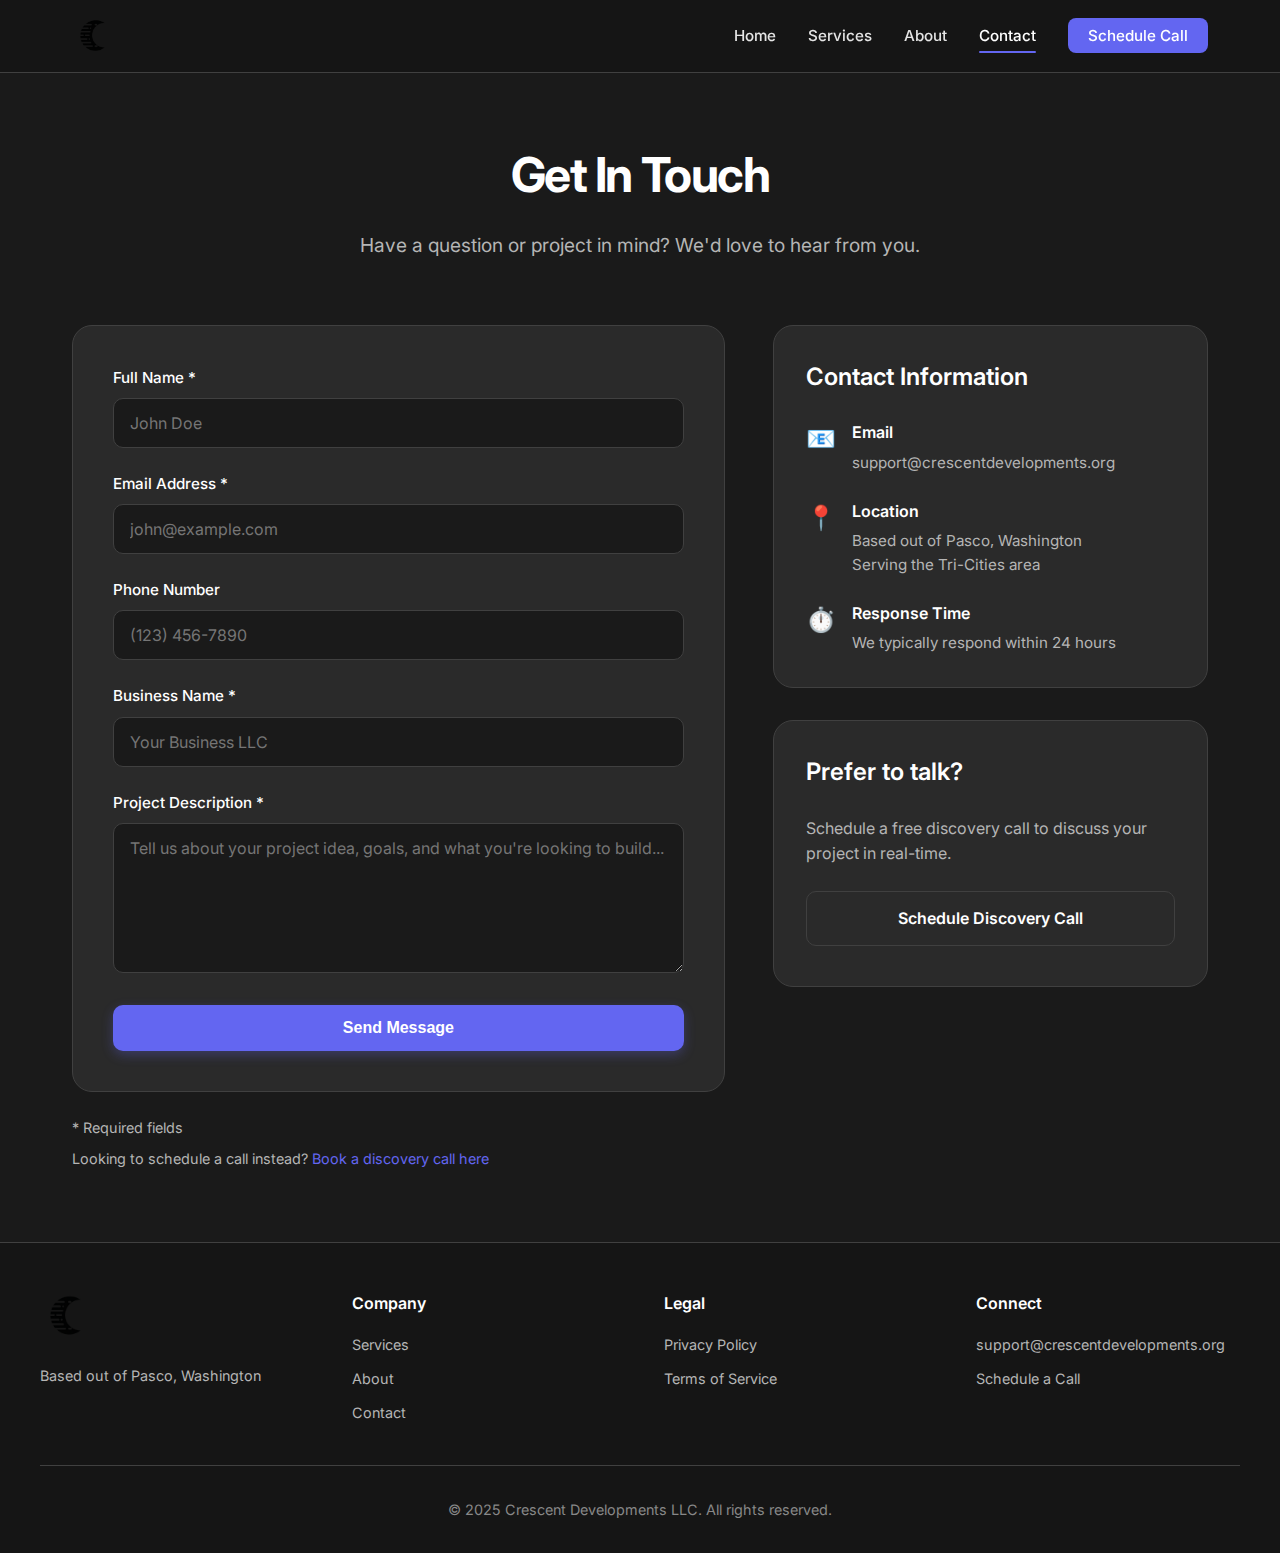
<file: contact.html>
<!DOCTYPE html>
<html lang="en">
<head>
  <meta charset="UTF-8" />
  <meta name="viewport" content="width=device-width, initial-scale=1.0"/>
  <title>Contact - Crescent Developments LLC</title>
  <meta name="description" content="Get in touch with Crescent Developments. We're here to help bring your app idea to life.">
  <link rel="icon" type="image/png" href="/crescent.png" sizes="512x512" />
  <link rel="stylesheet" href="styles.css" />
  <link href="https://fonts.googleapis.com/css2?family=Inter:wght@400;500;600;700&display=swap" rel="stylesheet">
</head>
<body>
  <!-- Navigation -->
  <nav class="navbar">
    <div class="nav-container">
      <a href="index.html" class="nav-logo">
        <img src="crescent.png" alt="Crescent Developments Logo" class="nav-logo-img" />
        <span class="nav-logo-text">Crescent Developments</span>
      </a>
      <button class="nav-toggle" id="navToggle" aria-label="Toggle navigation">
        <span></span>
        <span></span>
        <span></span>
      </button>
      <ul class="nav-menu" id="navMenu">
        <li><a href="index.html" class="nav-link">Home</a></li>
        <li><a href="services.html" class="nav-link">Services</a></li>
        <li><a href="about.html" class="nav-link">About</a></li>
        <li><a href="contact.html" class="nav-link active">Contact</a></li>
        <li><a href="discovery.html" class="nav-link nav-cta">Schedule Call</a></li>
      </ul>
    </div>
  </nav>

  <main class="container page-content">
    <!-- Page Header -->
    <section class="page-header fade-in">
      <h1 class="page-title">Get In Touch</h1>
      <p class="page-subtitle">Have a question or project in mind? We'd love to hear from you.</p>
    </section>

    <div class="contact-container">
      <!-- Contact Form -->
      <section class="contact-form-section slide-up">
        <form class="contact-form" action="https://formsubmit.co/support@crescentdevelopments.org" method="POST">
          <!-- FormSubmit Configuration -->
          <input type="hidden" name="_subject" value="New Contact Form Submission from Crescent Developments">
          <input type="hidden" name="_captcha" value="false">
          <input type="hidden" name="_template" value="table">
          
          <div class="form-group">
            <label for="name">Full Name *</label>
            <input type="text" id="name" name="name" required placeholder="John Doe">
          </div>

          <div class="form-group">
            <label for="email">Email Address *</label>
            <input type="email" id="email" name="email" required placeholder="john@example.com">
          </div>

          <div class="form-group">
            <label for="phone">Phone Number</label>
            <input type="tel" id="phone" name="phone" placeholder="(123) 456-7890">
          </div>

          <div class="form-group">
            <label for="business">Business Name *</label>
            <input type="text" id="business" name="business" required placeholder="Your Business LLC">
          </div>

          <div class="form-group">
            <label for="project">Project Description *</label>
            <textarea id="project" name="project" rows="6" required placeholder="Tell us about your project idea, goals, and what you're looking to build..."></textarea>
          </div>

          <button type="submit" class="btn btn-primary btn-full">Send Message</button>
        </form>

        <div class="form-note">
          <p>* Required fields</p>
          <p>Looking to schedule a call instead? <a href="discovery.html">Book a discovery call here</a></p>
        </div>
      </section>

      <!-- Contact Info -->
      <section class="contact-info-section slide-up">
        <div class="contact-info-card">
          <h3>Contact Information</h3>
          <div class="info-item">
            <div class="info-icon">📧</div>
            <div class="info-content">
              <h4>Email</h4>
              <a href="mailto:support@crescentdevelopments.org">support@crescentdevelopments.org</a>
            </div>
          </div>
          <div class="info-item">
            <div class="info-icon">📍</div>
            <div class="info-content">
              <h4>Location</h4>
              <p>Based out of Pasco, Washington<br>Serving the Tri-Cities area</p>
            </div>
          </div>
          <div class="info-item">
            <div class="info-icon">⏱️</div>
            <div class="info-content">
              <h4>Response Time</h4>
              <p>We typically respond within 24 hours</p>
            </div>
          </div>
        </div>

        <div class="contact-cta-card">
          <h3>Prefer to talk?</h3>
          <p>Schedule a free discovery call to discuss your project in real-time.</p>
          <a href="discovery.html" class="btn btn-secondary btn-full">Schedule Discovery Call</a>
        </div>
      </section>
    </div>
  </main>

  <!-- Footer -->
  <footer class="footer">
    <div class="footer-content">
      <div class="footer-section">
        <img src="crescent.png" alt="Crescent Developments Logo" class="footer-logo" />
        <p class="footer-location">Based out of Pasco, Washington</p>
      </div>
      <div class="footer-section">
        <h4>Company</h4>
        <ul class="footer-links">
          <li><a href="services.html">Services</a></li>
          <li><a href="about.html">About</a></li>
          <li><a href="contact.html">Contact</a></li>
        </ul>
      </div>
      <div class="footer-section">
        <h4>Legal</h4>
        <ul class="footer-links">
          <li><a href="privacy.html">Privacy Policy</a></li>
          <li><a href="terms.html">Terms of Service</a></li>
        </ul>
      </div>
      <div class="footer-section">
        <h4>Connect</h4>
        <ul class="footer-links">
          <li><a href="mailto:support@crescentdevelopments.org">support@crescentdevelopments.org</a></li>
          <li><a href="discovery.html">Schedule a Call</a></li>
        </ul>
      </div>
    </div>
    <div class="footer-bottom">
      <p>&copy; 2025 Crescent Developments LLC. All rights reserved.</p>
    </div>
  </footer>

  <script src="script.js"></script>
</body>
</html>
</file>
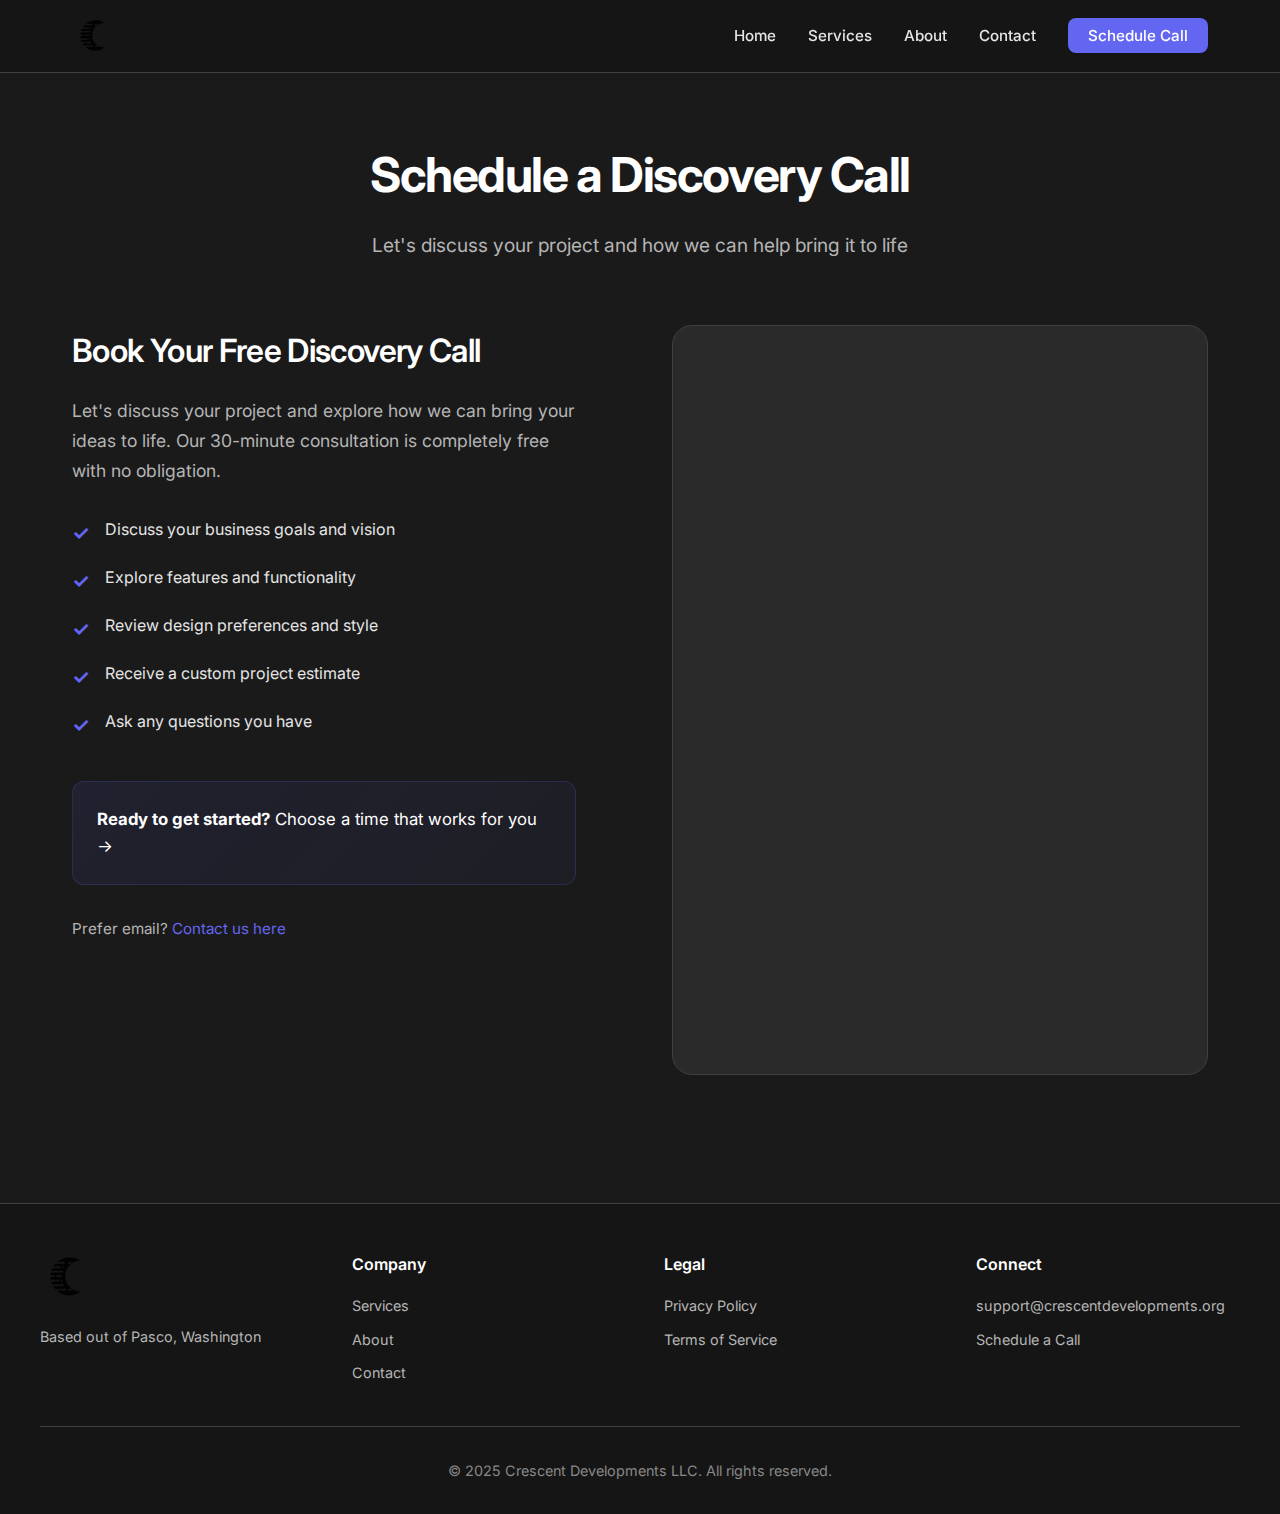
<file: discovery.html>
<!DOCTYPE html>
<html lang="en">
<head>
  <meta charset="UTF-8" />
  <meta name="viewport" content="width=device-width, initial-scale=1.0"/>
  <title>Schedule Discovery Call - Crescent Developments LLC</title>
  <meta name="description" content="Schedule a free discovery call to discuss your app project. Let's bring your idea to life.">
  <link rel="icon" type="image/png" href="/crescent.png" sizes="512x512" />
  <link rel="stylesheet" href="styles.css" />
  <link href="https://fonts.googleapis.com/css2?family=Inter:wght@400;500;600;700&display=swap" rel="stylesheet">
</head>
<body>
  <!-- Navigation -->
  <nav class="navbar">
    <div class="nav-container">
      <a href="index.html" class="nav-logo">
        <img src="crescent.png" alt="Crescent Developments Logo" class="nav-logo-img" />
        <span class="nav-logo-text">Crescent Developments</span>
      </a>
      <button class="nav-toggle" id="navToggle" aria-label="Toggle navigation">
        <span></span>
        <span></span>
        <span></span>
      </button>
      <ul class="nav-menu" id="navMenu">
        <li><a href="index.html" class="nav-link">Home</a></li>
        <li><a href="services.html" class="nav-link">Services</a></li>
        <li><a href="about.html" class="nav-link">About</a></li>
        <li><a href="contact.html" class="nav-link">Contact</a></li>
        <li><a href="discovery.html" class="nav-link nav-cta active">Schedule Call</a></li>
      </ul>
    </div>
  </nav>

  <main class="container page-content">
    <!-- Page Header -->
    <section class="page-header fade-in">
      <h1 class="page-title">Schedule a Discovery Call</h1>
      <p class="page-subtitle">Let's discuss your project and how we can help bring it to life</p>
    </section>

    <!-- Discovery Call Section -->
    <section class="discovery-split-section slide-up">
      <div class="discovery-content">
        <div class="discovery-text">
          <h2>Book Your Free Discovery Call</h2>
          <p>Let's discuss your project and explore how we can bring your ideas to life. Our 30-minute consultation is completely free with no obligation.</p>
          
          <div class="discovery-benefits">
            <div class="benefit-item">
              <span class="benefit-check">✓</span>
              <span>Discuss your business goals and vision</span>
            </div>
            <div class="benefit-item">
              <span class="benefit-check">✓</span>
              <span>Explore features and functionality</span>
            </div>
            <div class="benefit-item">
              <span class="benefit-check">✓</span>
              <span>Review design preferences and style</span>
            </div>
            <div class="benefit-item">
              <span class="benefit-check">✓</span>
              <span>Receive a custom project estimate</span>
            </div>
            <div class="benefit-item">
              <span class="benefit-check">✓</span>
              <span>Ask any questions you have</span>
            </div>
          </div>

          <div class="discovery-cta-text">
            <p><strong>Ready to get started?</strong> Choose a time that works for you →</p>
          </div>

          <div class="alternative-contact-inline">
            <p>Prefer email? <a href="contact.html">Contact us here</a></p>
          </div>
        </div>

        <div class="discovery-scheduler">
          <!-- Calendly inline widget begin -->
          <div class="calendly-inline-widget" data-url="https://calendly.com/caziercooper/30min" style="min-width:320px;height:700px;"></div>
          <script type="text/javascript" src="https://assets.calendly.com/assets/external/widget.js" async></script>
          <!-- Calendly inline widget end -->
        </div>
      </div>
    </section>
  </main>

  <!-- Footer -->
  <footer class="footer">
    <div class="footer-content">
      <div class="footer-section">
        <img src="crescent.png" alt="Crescent Developments Logo" class="footer-logo" />
        <p class="footer-location">Based out of Pasco, Washington</p>
      </div>
      <div class="footer-section">
        <h4>Company</h4>
        <ul class="footer-links">
          <li><a href="services.html">Services</a></li>
          <li><a href="about.html">About</a></li>
          <li><a href="contact.html">Contact</a></li>
        </ul>
      </div>
      <div class="footer-section">
        <h4>Legal</h4>
        <ul class="footer-links">
          <li><a href="privacy.html">Privacy Policy</a></li>
          <li><a href="terms.html">Terms of Service</a></li>
        </ul>
      </div>
      <div class="footer-section">
        <h4>Connect</h4>
        <ul class="footer-links">
          <li><a href="mailto:support@crescentdevelopments.org">support@crescentdevelopments.org</a></li>
          <li><a href="discovery.html">Schedule a Call</a></li>
        </ul>
      </div>
    </div>
    <div class="footer-bottom">
      <p>&copy; 2025 Crescent Developments LLC. All rights reserved.</p>
    </div>
  </footer>

  <script src="script.js"></script>
</body>
</html>
</file>
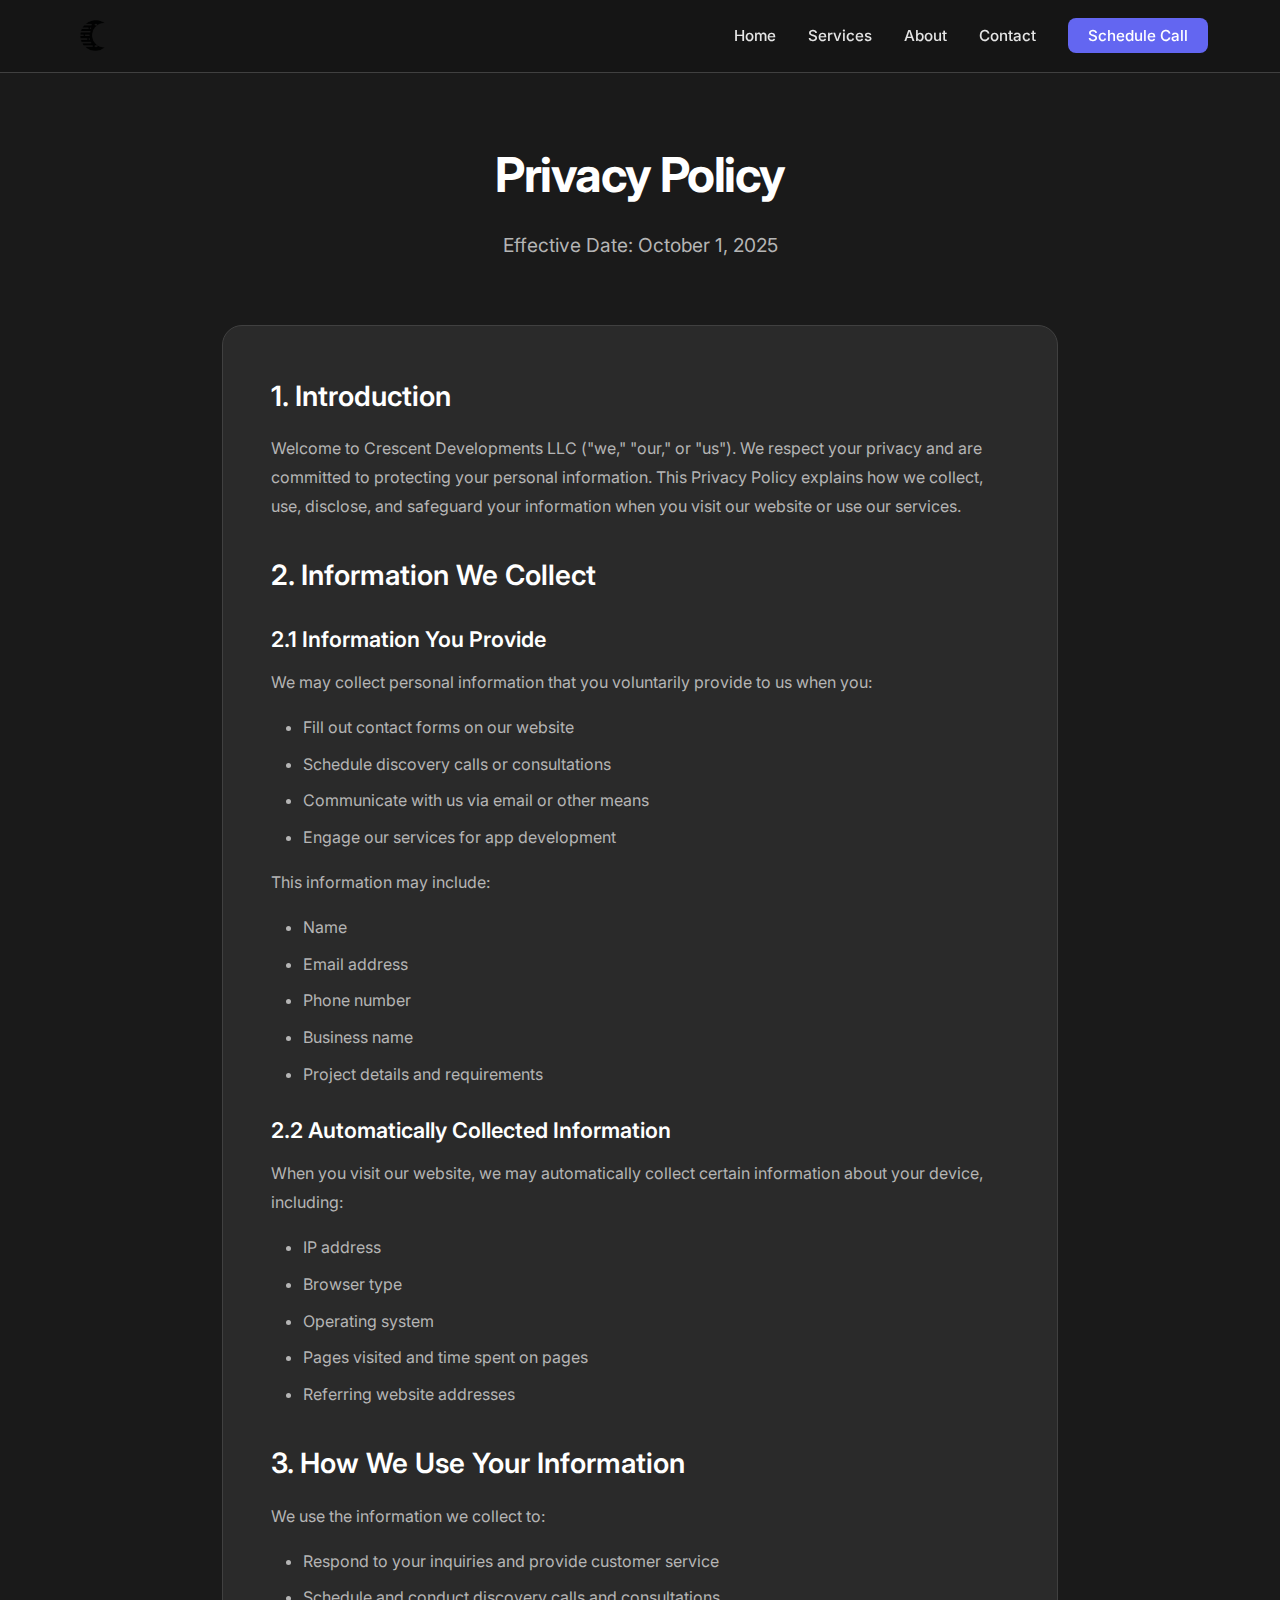
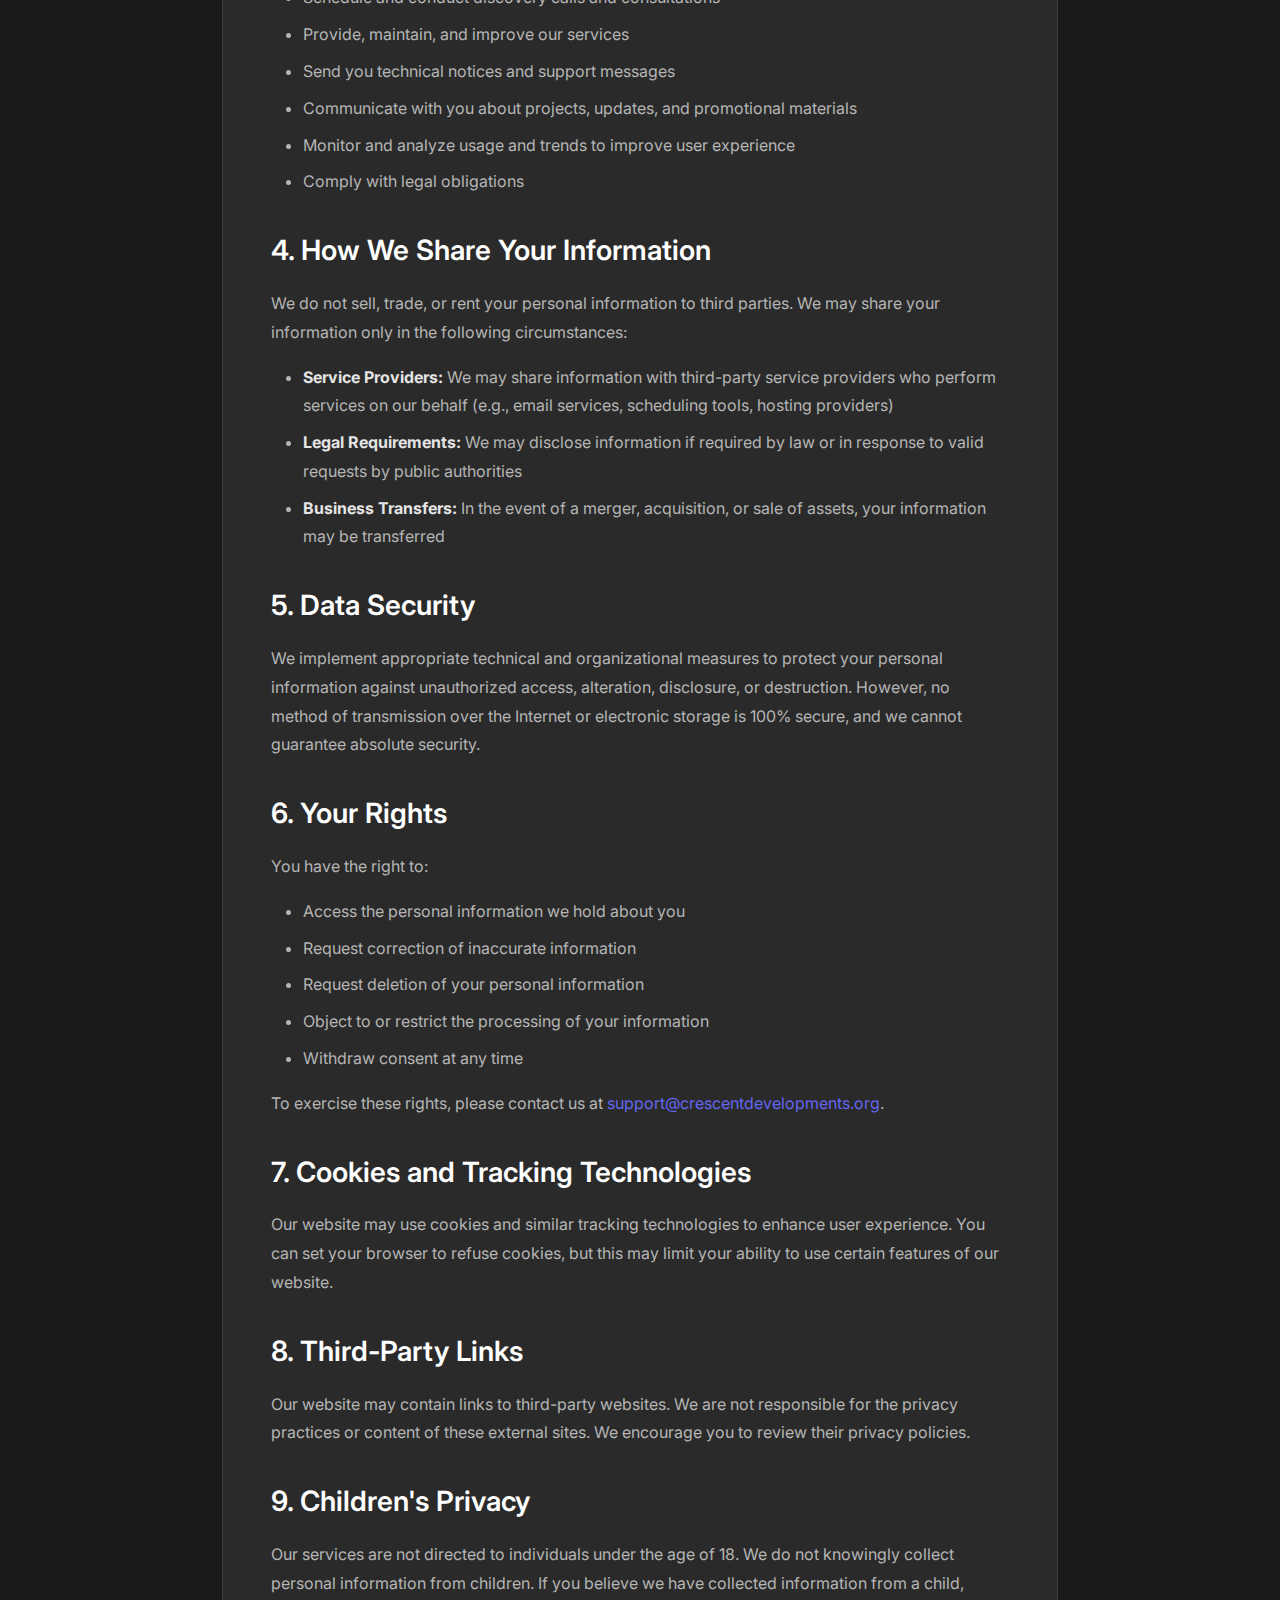
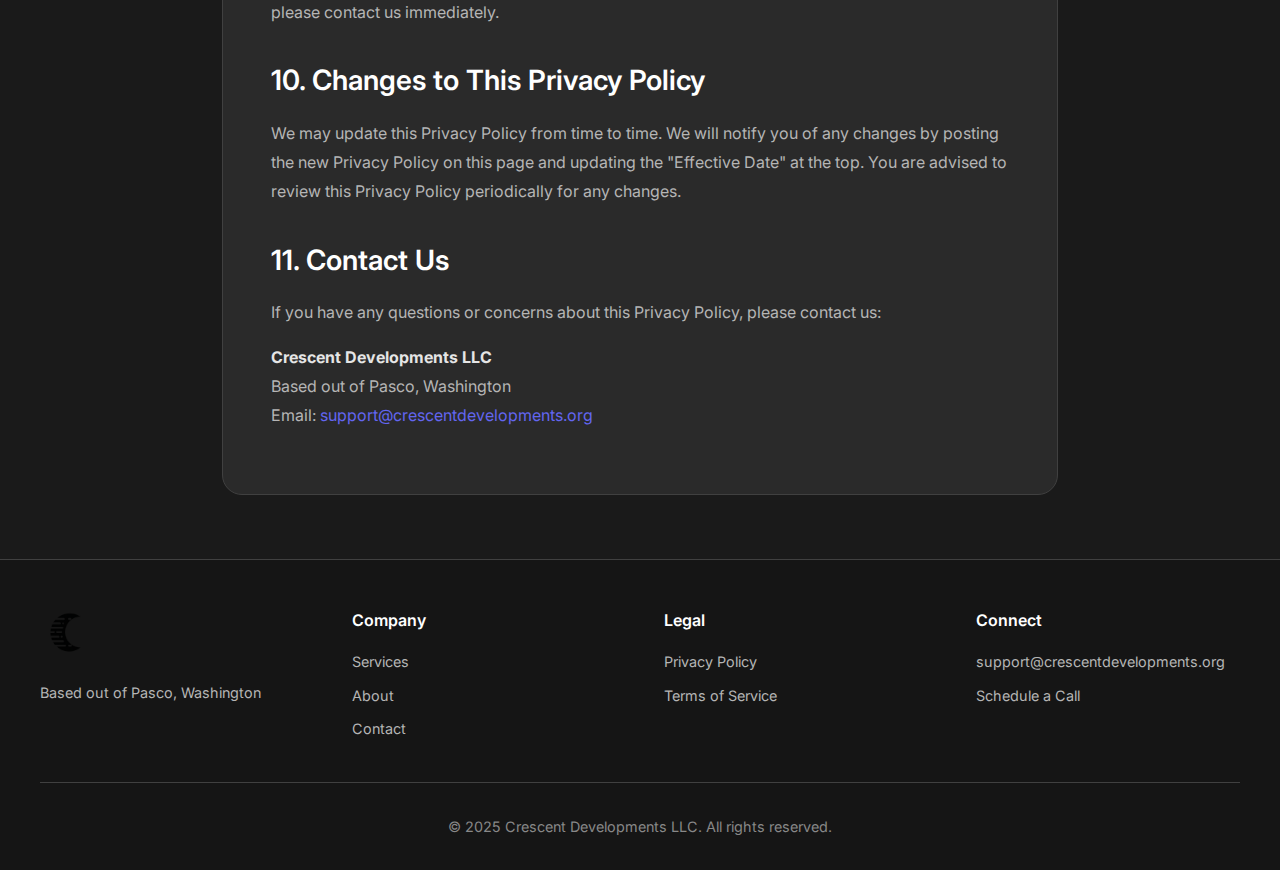
<file: privacy.html>
<!DOCTYPE html>
<html lang="en">
<head>
  <meta charset="UTF-8" />
  <meta name="viewport" content="width=device-width, initial-scale=1.0"/>
  <title>Privacy Policy - Crescent Developments LLC</title>
  <meta name="description" content="Privacy Policy for Crescent Developments LLC. Learn how we protect your information.">
  <link rel="icon" type="image/png" href="/crescent.png" sizes="512x512" />
  <link rel="stylesheet" href="styles.css" />
  <link href="https://fonts.googleapis.com/css2?family=Inter:wght@400;500;600;700&display=swap" rel="stylesheet">
</head>
<body>
  <!-- Navigation -->
  <nav class="navbar">
    <div class="nav-container">
      <a href="index.html" class="nav-logo">
        <img src="crescent.png" alt="Crescent Developments Logo" class="nav-logo-img" />
        <span class="nav-logo-text">Crescent Developments</span>
      </a>
      <button class="nav-toggle" id="navToggle" aria-label="Toggle navigation">
        <span></span>
        <span></span>
        <span></span>
      </button>
      <ul class="nav-menu" id="navMenu">
        <li><a href="index.html" class="nav-link">Home</a></li>
        <li><a href="services.html" class="nav-link">Services</a></li>
        <li><a href="about.html" class="nav-link">About</a></li>
        <li><a href="contact.html" class="nav-link">Contact</a></li>
        <li><a href="discovery.html" class="nav-link nav-cta">Schedule Call</a></li>
      </ul>
    </div>
  </nav>

  <main class="container page-content legal-content">
    <!-- Page Header -->
    <section class="page-header fade-in">
      <h1 class="page-title">Privacy Policy</h1>
      <p class="page-subtitle">Effective Date: October 1, 2025</p>
    </section>

    <section class="legal-section slide-up">
      <div class="legal-text">
        <h2>1. Introduction</h2>
        <p>Welcome to Crescent Developments LLC ("we," "our," or "us"). We respect your privacy and are committed to protecting your personal information. This Privacy Policy explains how we collect, use, disclose, and safeguard your information when you visit our website or use our services.</p>

        <h2>2. Information We Collect</h2>
        <h3>2.1 Information You Provide</h3>
        <p>We may collect personal information that you voluntarily provide to us when you:</p>
        <ul>
          <li>Fill out contact forms on our website</li>
          <li>Schedule discovery calls or consultations</li>
          <li>Communicate with us via email or other means</li>
          <li>Engage our services for app development</li>
        </ul>
        <p>This information may include:</p>
        <ul>
          <li>Name</li>
          <li>Email address</li>
          <li>Phone number</li>
          <li>Business name</li>
          <li>Project details and requirements</li>
        </ul>

        <h3>2.2 Automatically Collected Information</h3>
        <p>When you visit our website, we may automatically collect certain information about your device, including:</p>
        <ul>
          <li>IP address</li>
          <li>Browser type</li>
          <li>Operating system</li>
          <li>Pages visited and time spent on pages</li>
          <li>Referring website addresses</li>
        </ul>

        <h2>3. How We Use Your Information</h2>
        <p>We use the information we collect to:</p>
        <ul>
          <li>Respond to your inquiries and provide customer service</li>
          <li>Schedule and conduct discovery calls and consultations</li>
          <li>Provide, maintain, and improve our services</li>
          <li>Send you technical notices and support messages</li>
          <li>Communicate with you about projects, updates, and promotional materials</li>
          <li>Monitor and analyze usage and trends to improve user experience</li>
          <li>Comply with legal obligations</li>
        </ul>

        <h2>4. How We Share Your Information</h2>
        <p>We do not sell, trade, or rent your personal information to third parties. We may share your information only in the following circumstances:</p>
        <ul>
          <li><strong>Service Providers:</strong> We may share information with third-party service providers who perform services on our behalf (e.g., email services, scheduling tools, hosting providers)</li>
          <li><strong>Legal Requirements:</strong> We may disclose information if required by law or in response to valid requests by public authorities</li>
          <li><strong>Business Transfers:</strong> In the event of a merger, acquisition, or sale of assets, your information may be transferred</li>
        </ul>

        <h2>5. Data Security</h2>
        <p>We implement appropriate technical and organizational measures to protect your personal information against unauthorized access, alteration, disclosure, or destruction. However, no method of transmission over the Internet or electronic storage is 100% secure, and we cannot guarantee absolute security.</p>

        <h2>6. Your Rights</h2>
        <p>You have the right to:</p>
        <ul>
          <li>Access the personal information we hold about you</li>
          <li>Request correction of inaccurate information</li>
          <li>Request deletion of your personal information</li>
          <li>Object to or restrict the processing of your information</li>
          <li>Withdraw consent at any time</li>
        </ul>
        <p>To exercise these rights, please contact us at <a href="mailto:support@crescentdevelopments.org">support@crescentdevelopments.org</a>.</p>

        <h2>7. Cookies and Tracking Technologies</h2>
        <p>Our website may use cookies and similar tracking technologies to enhance user experience. You can set your browser to refuse cookies, but this may limit your ability to use certain features of our website.</p>

        <h2>8. Third-Party Links</h2>
        <p>Our website may contain links to third-party websites. We are not responsible for the privacy practices or content of these external sites. We encourage you to review their privacy policies.</p>

        <h2>9. Children's Privacy</h2>
        <p>Our services are not directed to individuals under the age of 18. We do not knowingly collect personal information from children. If you believe we have collected information from a child, please contact us immediately.</p>

        <h2>10. Changes to This Privacy Policy</h2>
        <p>We may update this Privacy Policy from time to time. We will notify you of any changes by posting the new Privacy Policy on this page and updating the "Effective Date" at the top. You are advised to review this Privacy Policy periodically for any changes.</p>

        <h2>11. Contact Us</h2>
        <p>If you have any questions or concerns about this Privacy Policy, please contact us:</p>
        <p>
          <strong>Crescent Developments LLC</strong><br>
          Based out of Pasco, Washington<br>
          Email: <a href="mailto:support@crescentdevelopments.org">support@crescentdevelopments.org</a>
        </p>
      </div>
    </section>
  </main>

  <!-- Footer -->
  <footer class="footer">
    <div class="footer-content">
      <div class="footer-section">
        <img src="crescent.png" alt="Crescent Developments Logo" class="footer-logo" />
        <p class="footer-location">Based out of Pasco, Washington</p>
      </div>
      <div class="footer-section">
        <h4>Company</h4>
        <ul class="footer-links">
          <li><a href="services.html">Services</a></li>
          <li><a href="about.html">About</a></li>
          <li><a href="contact.html">Contact</a></li>
        </ul>
      </div>
      <div class="footer-section">
        <h4>Legal</h4>
        <ul class="footer-links">
          <li><a href="privacy.html">Privacy Policy</a></li>
          <li><a href="terms.html">Terms of Service</a></li>
        </ul>
      </div>
      <div class="footer-section">
        <h4>Connect</h4>
        <ul class="footer-links">
          <li><a href="mailto:support@crescentdevelopments.org">support@crescentdevelopments.org</a></li>
          <li><a href="discovery.html">Schedule a Call</a></li>
        </ul>
      </div>
    </div>
    <div class="footer-bottom">
      <p>&copy; 2025 Crescent Developments LLC. All rights reserved.</p>
    </div>
  </footer>

  <script src="script.js"></script>
</body>
</html>
</file>
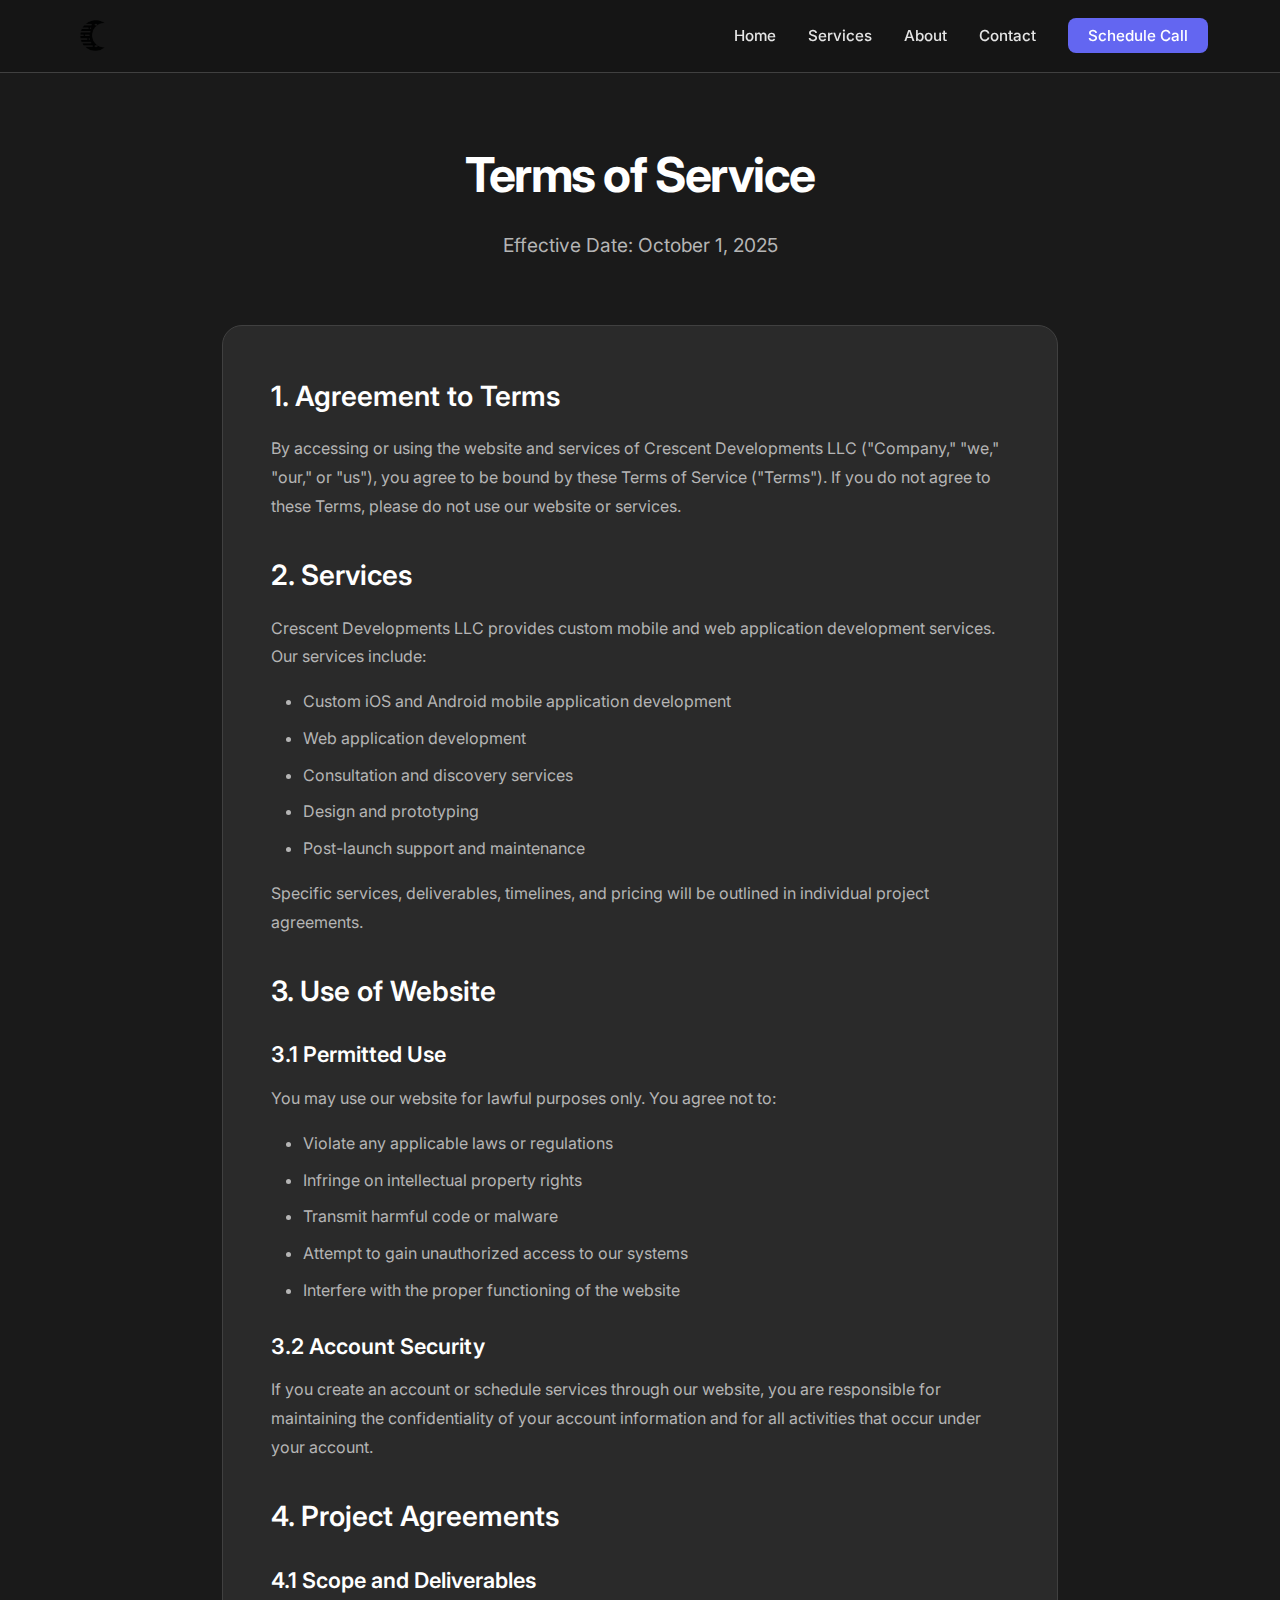
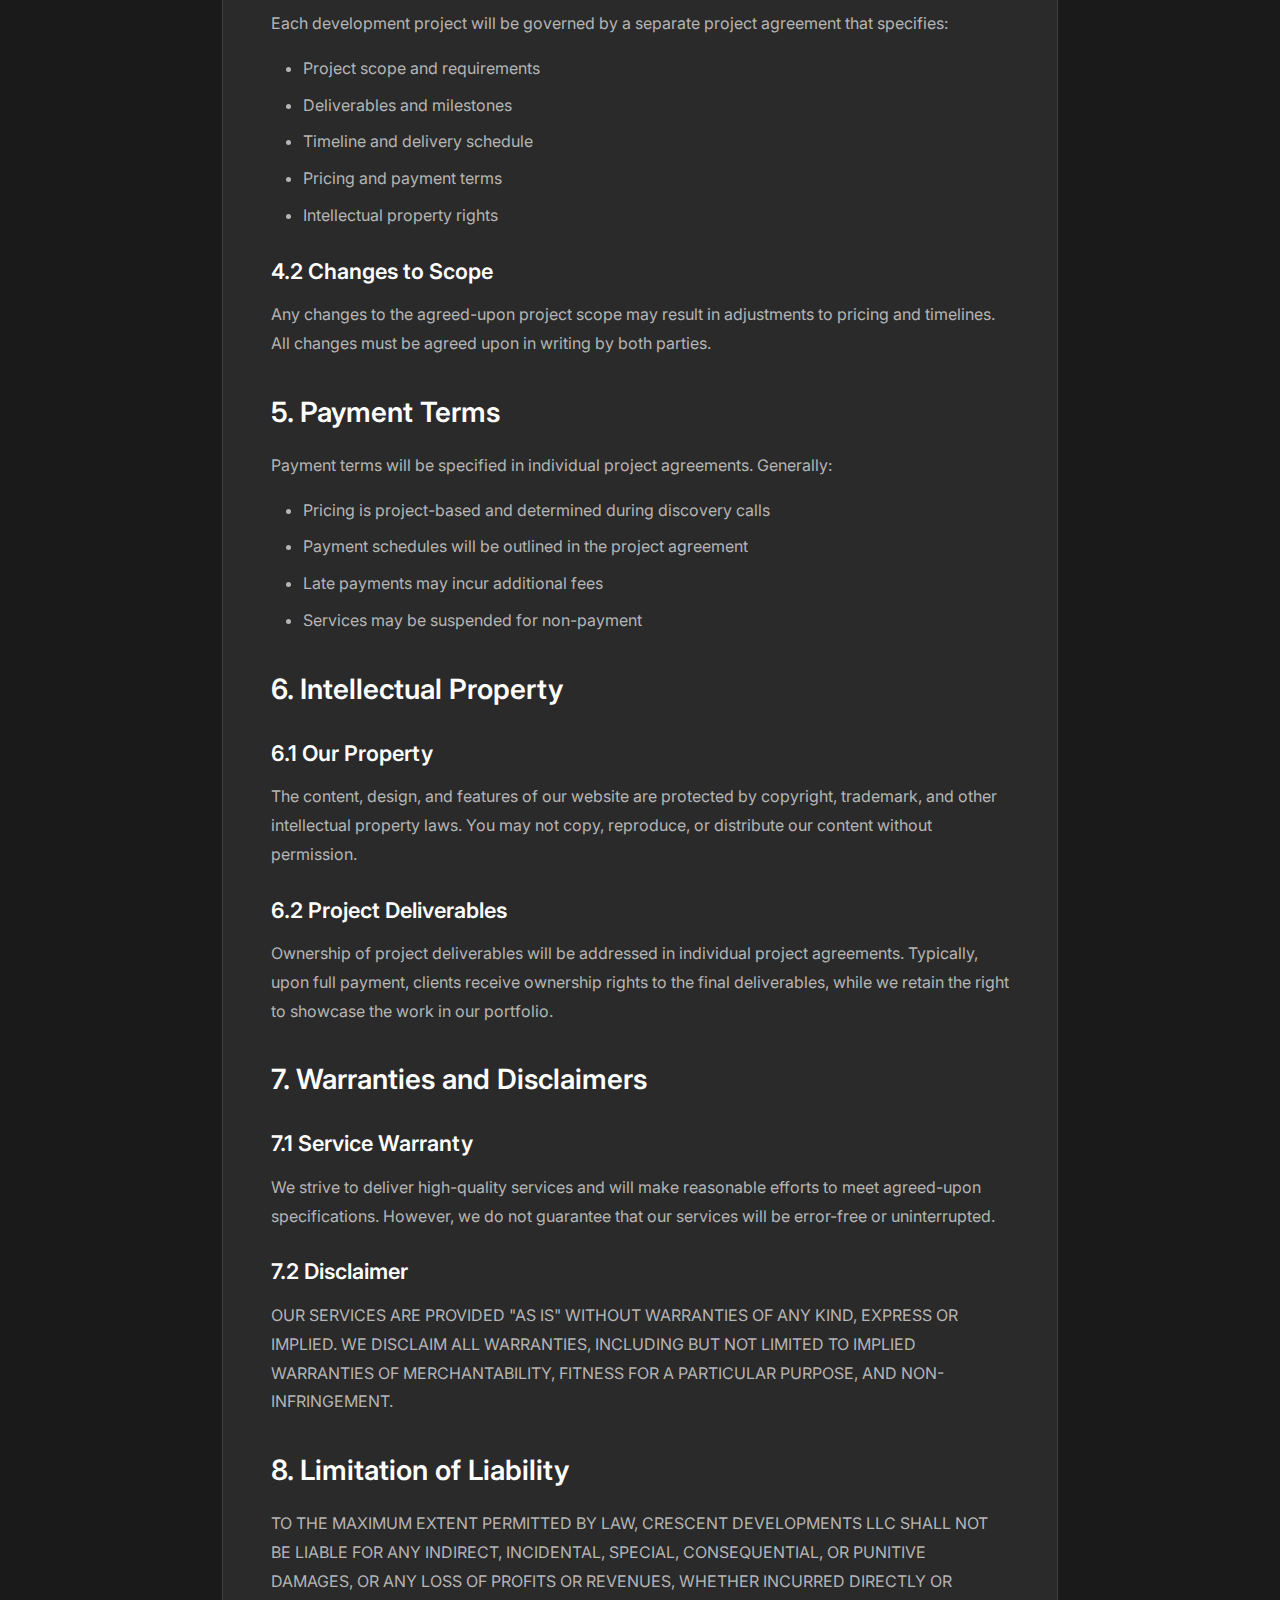
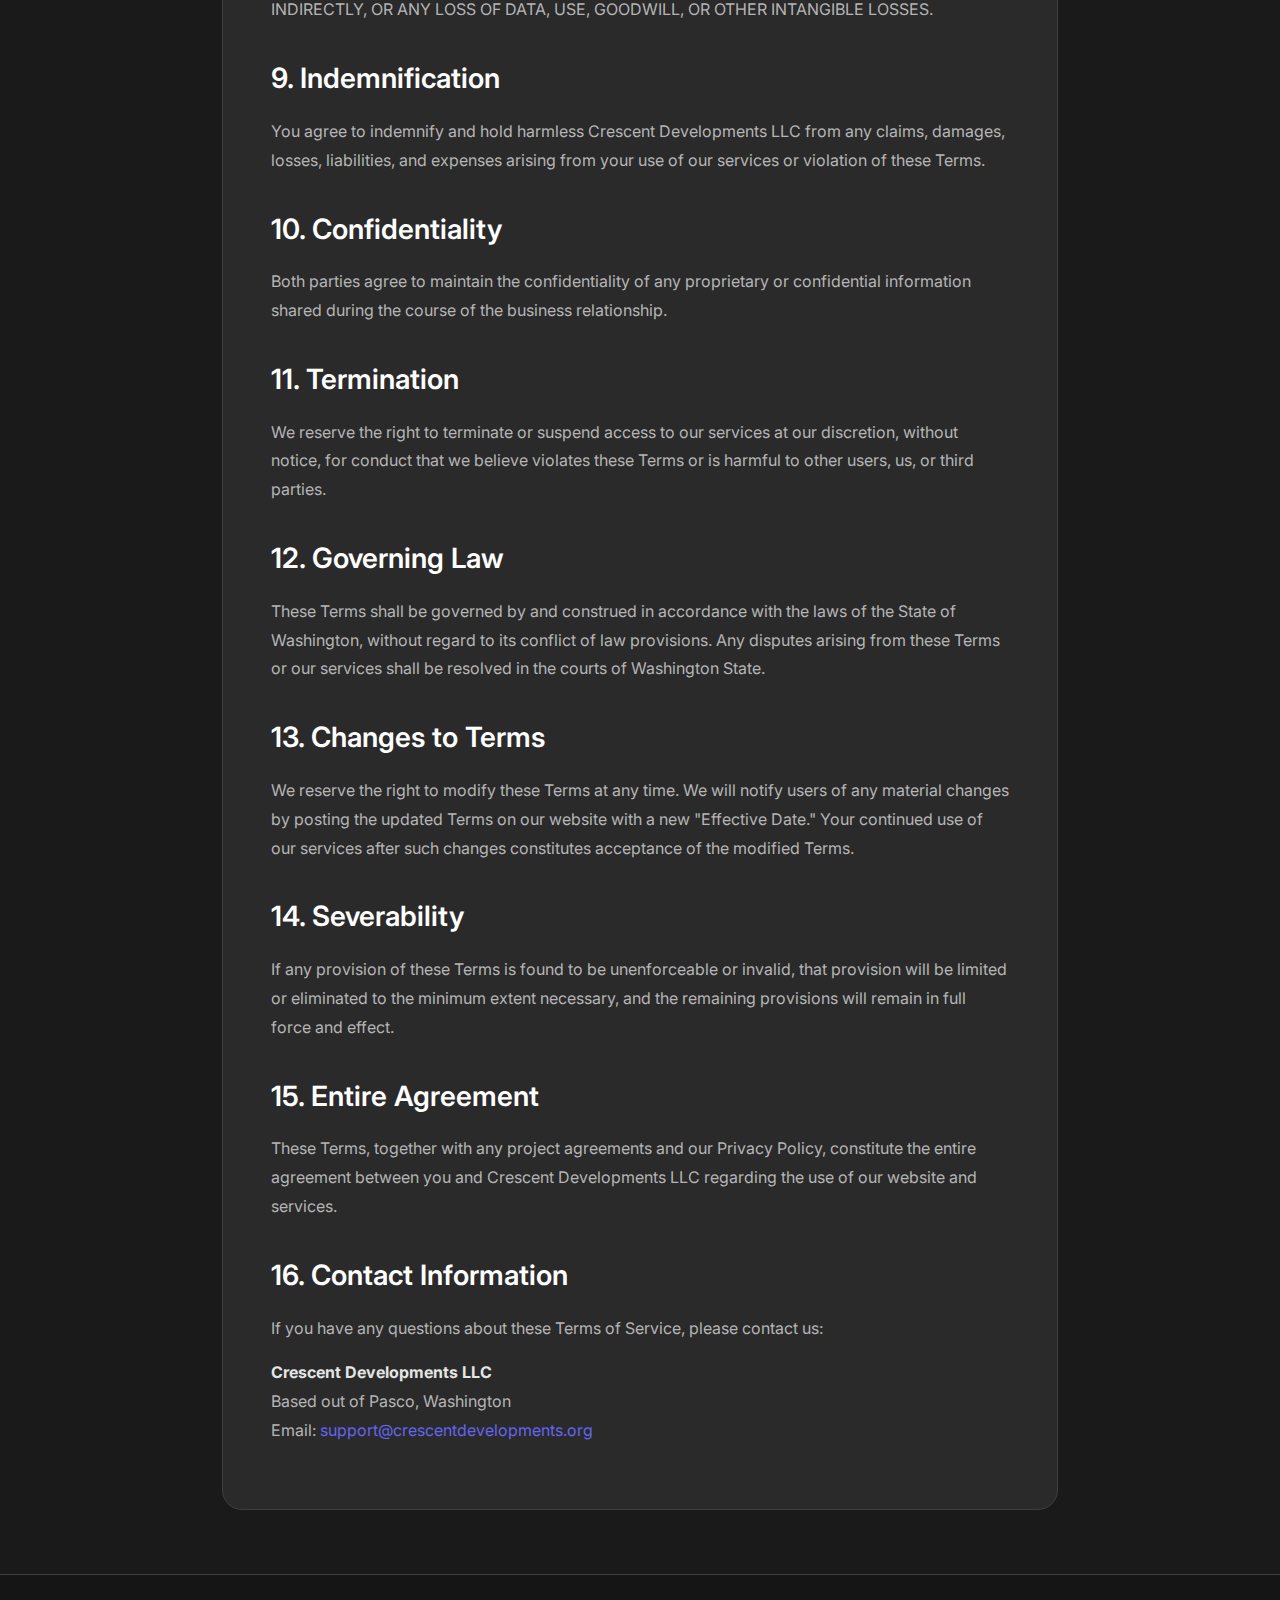
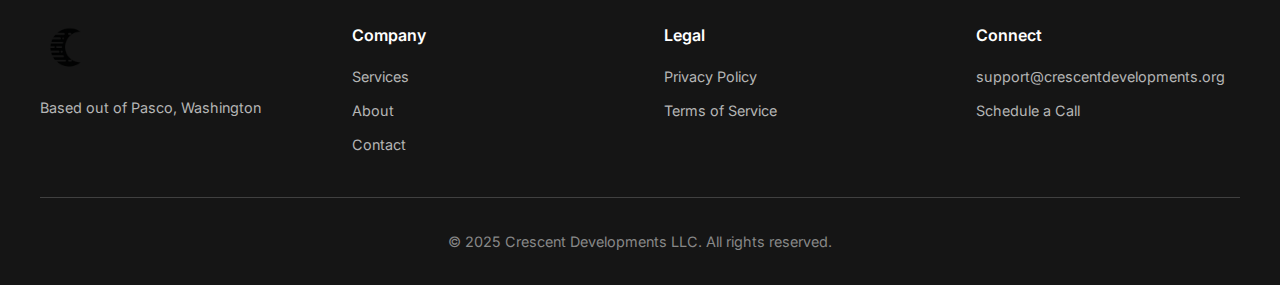
<file: terms.html>
<!DOCTYPE html>
<html lang="en">
<head>
  <meta charset="UTF-8" />
  <meta name="viewport" content="width=device-width, initial-scale=1.0"/>
  <title>Terms of Service - Crescent Developments LLC</title>
  <meta name="description" content="Terms of Service for Crescent Developments LLC. Please read these terms carefully before using our services.">
  <link rel="icon" type="image/png" href="/crescent.png" sizes="512x512" />
  <link rel="stylesheet" href="styles.css" />
  <link href="https://fonts.googleapis.com/css2?family=Inter:wght@400;500;600;700&display=swap" rel="stylesheet">
</head>
<body>
  <!-- Navigation -->
  <nav class="navbar">
    <div class="nav-container">
      <a href="index.html" class="nav-logo">
        <img src="crescent.png" alt="Crescent Developments Logo" class="nav-logo-img" />
        <span class="nav-logo-text">Crescent Developments</span>
      </a>
      <button class="nav-toggle" id="navToggle" aria-label="Toggle navigation">
        <span></span>
        <span></span>
        <span></span>
      </button>
      <ul class="nav-menu" id="navMenu">
        <li><a href="index.html" class="nav-link">Home</a></li>
        <li><a href="services.html" class="nav-link">Services</a></li>
        <li><a href="about.html" class="nav-link">About</a></li>
        <li><a href="contact.html" class="nav-link">Contact</a></li>
        <li><a href="discovery.html" class="nav-link nav-cta">Schedule Call</a></li>
      </ul>
    </div>
  </nav>

  <main class="container page-content legal-content">
    <!-- Page Header -->
    <section class="page-header fade-in">
      <h1 class="page-title">Terms of Service</h1>
      <p class="page-subtitle">Effective Date: October 1, 2025</p>
    </section>

    <section class="legal-section slide-up">
      <div class="legal-text">
        <h2>1. Agreement to Terms</h2>
        <p>By accessing or using the website and services of Crescent Developments LLC ("Company," "we," "our," or "us"), you agree to be bound by these Terms of Service ("Terms"). If you do not agree to these Terms, please do not use our website or services.</p>

        <h2>2. Services</h2>
        <p>Crescent Developments LLC provides custom mobile and web application development services. Our services include:</p>
        <ul>
          <li>Custom iOS and Android mobile application development</li>
          <li>Web application development</li>
          <li>Consultation and discovery services</li>
          <li>Design and prototyping</li>
          <li>Post-launch support and maintenance</li>
        </ul>
        <p>Specific services, deliverables, timelines, and pricing will be outlined in individual project agreements.</p>

        <h2>3. Use of Website</h2>
        <h3>3.1 Permitted Use</h3>
        <p>You may use our website for lawful purposes only. You agree not to:</p>
        <ul>
          <li>Violate any applicable laws or regulations</li>
          <li>Infringe on intellectual property rights</li>
          <li>Transmit harmful code or malware</li>
          <li>Attempt to gain unauthorized access to our systems</li>
          <li>Interfere with the proper functioning of the website</li>
        </ul>

        <h3>3.2 Account Security</h3>
        <p>If you create an account or schedule services through our website, you are responsible for maintaining the confidentiality of your account information and for all activities that occur under your account.</p>

        <h2>4. Project Agreements</h2>
        <h3>4.1 Scope and Deliverables</h3>
        <p>Each development project will be governed by a separate project agreement that specifies:</p>
        <ul>
          <li>Project scope and requirements</li>
          <li>Deliverables and milestones</li>
          <li>Timeline and delivery schedule</li>
          <li>Pricing and payment terms</li>
          <li>Intellectual property rights</li>
        </ul>

        <h3>4.2 Changes to Scope</h3>
        <p>Any changes to the agreed-upon project scope may result in adjustments to pricing and timelines. All changes must be agreed upon in writing by both parties.</p>

        <h2>5. Payment Terms</h2>
        <p>Payment terms will be specified in individual project agreements. Generally:</p>
        <ul>
          <li>Pricing is project-based and determined during discovery calls</li>
          <li>Payment schedules will be outlined in the project agreement</li>
          <li>Late payments may incur additional fees</li>
          <li>Services may be suspended for non-payment</li>
        </ul>

        <h2>6. Intellectual Property</h2>
        <h3>6.1 Our Property</h3>
        <p>The content, design, and features of our website are protected by copyright, trademark, and other intellectual property laws. You may not copy, reproduce, or distribute our content without permission.</p>

        <h3>6.2 Project Deliverables</h3>
        <p>Ownership of project deliverables will be addressed in individual project agreements. Typically, upon full payment, clients receive ownership rights to the final deliverables, while we retain the right to showcase the work in our portfolio.</p>

        <h2>7. Warranties and Disclaimers</h2>
        <h3>7.1 Service Warranty</h3>
        <p>We strive to deliver high-quality services and will make reasonable efforts to meet agreed-upon specifications. However, we do not guarantee that our services will be error-free or uninterrupted.</p>

        <h3>7.2 Disclaimer</h3>
        <p>OUR SERVICES ARE PROVIDED "AS IS" WITHOUT WARRANTIES OF ANY KIND, EXPRESS OR IMPLIED. WE DISCLAIM ALL WARRANTIES, INCLUDING BUT NOT LIMITED TO IMPLIED WARRANTIES OF MERCHANTABILITY, FITNESS FOR A PARTICULAR PURPOSE, AND NON-INFRINGEMENT.</p>

        <h2>8. Limitation of Liability</h2>
        <p>TO THE MAXIMUM EXTENT PERMITTED BY LAW, CRESCENT DEVELOPMENTS LLC SHALL NOT BE LIABLE FOR ANY INDIRECT, INCIDENTAL, SPECIAL, CONSEQUENTIAL, OR PUNITIVE DAMAGES, OR ANY LOSS OF PROFITS OR REVENUES, WHETHER INCURRED DIRECTLY OR INDIRECTLY, OR ANY LOSS OF DATA, USE, GOODWILL, OR OTHER INTANGIBLE LOSSES.</p>

        <h2>9. Indemnification</h2>
        <p>You agree to indemnify and hold harmless Crescent Developments LLC from any claims, damages, losses, liabilities, and expenses arising from your use of our services or violation of these Terms.</p>

        <h2>10. Confidentiality</h2>
        <p>Both parties agree to maintain the confidentiality of any proprietary or confidential information shared during the course of the business relationship.</p>

        <h2>11. Termination</h2>
        <p>We reserve the right to terminate or suspend access to our services at our discretion, without notice, for conduct that we believe violates these Terms or is harmful to other users, us, or third parties.</p>

        <h2>12. Governing Law</h2>
        <p>These Terms shall be governed by and construed in accordance with the laws of the State of Washington, without regard to its conflict of law provisions. Any disputes arising from these Terms or our services shall be resolved in the courts of Washington State.</p>

        <h2>13. Changes to Terms</h2>
        <p>We reserve the right to modify these Terms at any time. We will notify users of any material changes by posting the updated Terms on our website with a new "Effective Date." Your continued use of our services after such changes constitutes acceptance of the modified Terms.</p>

        <h2>14. Severability</h2>
        <p>If any provision of these Terms is found to be unenforceable or invalid, that provision will be limited or eliminated to the minimum extent necessary, and the remaining provisions will remain in full force and effect.</p>

        <h2>15. Entire Agreement</h2>
        <p>These Terms, together with any project agreements and our Privacy Policy, constitute the entire agreement between you and Crescent Developments LLC regarding the use of our website and services.</p>

        <h2>16. Contact Information</h2>
        <p>If you have any questions about these Terms of Service, please contact us:</p>
        <p>
          <strong>Crescent Developments LLC</strong><br>
          Based out of Pasco, Washington<br>
          Email: <a href="mailto:support@crescentdevelopments.org">support@crescentdevelopments.org</a>
        </p>
      </div>
    </section>
  </main>

  <!-- Footer -->
  <footer class="footer">
    <div class="footer-content">
      <div class="footer-section">
        <img src="crescent.png" alt="Crescent Developments Logo" class="footer-logo" />
        <p class="footer-location">Based out of Pasco, Washington</p>
      </div>
      <div class="footer-section">
        <h4>Company</h4>
        <ul class="footer-links">
          <li><a href="services.html">Services</a></li>
          <li><a href="about.html">About</a></li>
          <li><a href="contact.html">Contact</a></li>
        </ul>
      </div>
      <div class="footer-section">
        <h4>Legal</h4>
        <ul class="footer-links">
          <li><a href="privacy.html">Privacy Policy</a></li>
          <li><a href="terms.html">Terms of Service</a></li>
        </ul>
      </div>
      <div class="footer-section">
        <h4>Connect</h4>
        <ul class="footer-links">
          <li><a href="mailto:support@crescentdevelopments.org">support@crescentdevelopments.org</a></li>
          <li><a href="discovery.html">Schedule a Call</a></li>
        </ul>
      </div>
    </div>
    <div class="footer-bottom">
      <p>&copy; 2025 Crescent Developments LLC. All rights reserved.</p>
    </div>
  </footer>

  <script src="script.js"></script>
</body>
</html>
</file>
<file: styles.css>
/* Google Font */
@import url('https://fonts.googleapis.com/css2?family=Inter:wght@400;500;600;700&display=swap');

/* CSS Variables */
:root {
  --color-bg-primary: #1a1a1a;
  --color-bg-secondary: #2a2a2a;
  --color-bg-tertiary: #151515;
  --color-border: #404040;
  --color-border-light: #555555;
  --color-text-primary: #ffffff;
  --color-text-secondary: #e5e5e5;
  --color-text-muted: #b5b5b5;
  --color-text-dark: #888888;
  --color-accent: #6366f1;
  --color-accent-hover: #4f46e5;
  --transition-speed: 0.3s;
}

/* Global Styles */
* {
  margin: 0;
  padding: 0;
  box-sizing: border-box;
}

body {
  font-family: 'Inter', -apple-system, BlinkMacSystemFont, 'Segoe UI', sans-serif;
  background: var(--color-bg-primary);
  color: var(--color-text-secondary);
  line-height: 1.6;
  min-height: 100vh;
  display: flex;
  flex-direction: column;
}

html {
  scroll-behavior: smooth;
}

/* Navigation */
.navbar {
  background: var(--color-bg-tertiary);
  border-bottom: 1px solid var(--color-border);
  padding: 1rem 0;
  position: sticky;
  top: 0;
  z-index: 1000;
  backdrop-filter: blur(10px);
  background: rgba(21, 21, 21, 0.95);
}

.nav-container {
  max-width: 1200px;
  margin: 0 auto;
  padding: 0 2rem;
  display: flex;
  justify-content: space-between;
  align-items: center;
}

.nav-logo {
  display: flex;
  align-items: center;
  gap: 0.75rem;
  text-decoration: none;
  color: var(--color-text-primary);
  font-weight: 600;
  font-size: 1.1rem;
  transition: opacity var(--transition-speed);
}

.nav-logo:hover {
  opacity: 0.8;
}

.nav-logo-img {
  width: 40px;
  height: 40px;
  border-radius: 8px;
}

.nav-logo-text {
  display: none;
}

.nav-menu {
  display: flex;
  list-style: none;
  gap: 2rem;
  align-items: center;
}

.nav-link {
  color: var(--color-text-secondary);
  text-decoration: none;
  font-weight: 500;
  font-size: 0.95rem;
  transition: color var(--transition-speed);
  position: relative;
}

.nav-link:hover {
  color: var(--color-text-primary);
}

.nav-link.active {
  color: var(--color-text-primary);
}

.nav-link.active::after {
  content: '';
  position: absolute;
  bottom: -8px;
  left: 0;
  right: 0;
  height: 2px;
  background: var(--color-accent);
  border-radius: 2px;
}

.nav-cta {
  background: var(--color-accent);
  color: var(--color-text-primary);
  padding: 0.5rem 1.25rem;
  border-radius: 8px;
  transition: all var(--transition-speed);
}

.nav-cta:hover {
  background: var(--color-accent-hover);
  transform: translateY(-1px);
}

.nav-cta.active::after {
  display: none;
}

.nav-toggle {
  display: none;
  flex-direction: column;
  gap: 4px;
  background: none;
  border: none;
  cursor: pointer;
  padding: 8px;
}

.nav-toggle span {
  width: 25px;
  height: 3px;
  background: var(--color-text-secondary);
  border-radius: 3px;
  transition: all var(--transition-speed);
}

/* Container */
.container {
  max-width: 1200px;
  margin: 0 auto;
  padding: 4rem 2rem;
  flex: 1;
  display: flex;
  flex-direction: column;
  align-items: center;
}

.page-content {
  align-items: stretch;
}

/* Hero Section */
.hero-section {
  text-align: center;
  margin-bottom: 6rem;
  width: 100%;
  position: relative;
  background: radial-gradient(circle at top center, rgba(99, 102, 241, 0.08), transparent 60%);
  padding: 4rem 0;
  border-radius: 24px;
}

.logo-section {
  margin-bottom: 2rem;
}

.company-logo {
  width: 120px;
  height: 120px;
  margin-bottom: 1.5rem;
  border-radius: 24px;
  box-shadow: 0 8px 32px rgba(0, 0, 0, 0.3), 0 0 60px rgba(99, 102, 241, 0.2);
  transition: all var(--transition-speed);
}

.company-logo:hover {
  transform: scale(1.05);
  box-shadow: 0 12px 40px rgba(0, 0, 0, 0.4), 0 0 80px rgba(99, 102, 241, 0.3);
}

.hero-title {
  font-size: 3.5rem;
  font-weight: 700;
  color: var(--color-text-primary);
  margin-bottom: 1rem;
  letter-spacing: -0.03em;
  line-height: 1.2;
}

.hero-subtitle {
  font-size: 1.25rem;
  color: var(--color-text-muted);
  margin-bottom: 2.5rem;
  max-width: 600px;
  margin-left: auto;
  margin-right: auto;
}

.hero-cta {
  display: flex;
  gap: 1rem;
  justify-content: center;
  flex-wrap: wrap;
}

/* Buttons */
.btn {
  display: inline-block;
  padding: 0.875rem 2rem;
  border-radius: 10px;
  text-decoration: none;
  font-weight: 600;
  font-size: 1rem;
  transition: all var(--transition-speed);
  cursor: pointer;
  border: none;
  text-align: center;
}

.btn-primary {
  background: var(--color-accent);
  color: var(--color-text-primary);
  box-shadow: 0 4px 12px rgba(99, 102, 241, 0.3);
}

.btn-primary:hover {
  background: var(--color-accent-hover);
  transform: translateY(-2px);
  box-shadow: 0 6px 20px rgba(99, 102, 241, 0.4);
}

.btn-secondary {
  background: var(--color-bg-secondary);
  color: var(--color-text-primary);
  border: 1px solid var(--color-border);
}

.btn-secondary:hover {
  background: #323232;
  border-color: var(--color-border-light);
  transform: translateY(-2px);
}

.btn-lg {
  padding: 1.125rem 2.5rem;
  font-size: 1.1rem;
}

.btn-full {
  width: 100%;
}

/* Section Styling */
.section-title {
  font-size: 2.5rem;
  font-weight: 700;
  color: var(--color-text-primary);
  text-align: center;
  margin-bottom: 1rem;
  letter-spacing: -0.02em;
}

.section-subtitle {
  font-size: 1.1rem;
  color: var(--color-text-muted);
  text-align: center;
  margin-bottom: 3rem;
  max-width: 600px;
  margin-left: auto;
  margin-right: auto;
}

/* Services Section on Homepage */
.services-home-section {
  width: 100%;
  margin-bottom: 6rem;
  scroll-margin-top: 80px;
}

.services-home-grid {
  display: grid;
  grid-template-columns: repeat(auto-fit, minmax(350px, 1fr));
  gap: 2rem;
  width: 100%;
}

/* Process Section on Homepage */
.process-home-section {
  width: 100%;
  margin-bottom: 6rem;
  scroll-margin-top: 80px;
}

.process-steps {
  display: grid;
  gap: 2rem;
  width: 100%;
}

.process-step-card {
  background: var(--color-bg-secondary);
  border: 1px solid var(--color-border);
  border-radius: 20px;
  padding: 2.5rem;
  display: grid;
  grid-template-columns: auto 1fr;
  gap: 2rem;
  align-items: start;
  transition: all var(--transition-speed);
}

.process-step-card:hover {
  border-color: var(--color-border-light);
  transform: translateY(-4px);
  box-shadow: 0 12px 30px rgba(0, 0, 0, 0.3);
}

.process-step-card .step-number {
  width: 60px;
  height: 60px;
  background: var(--color-accent);
  color: var(--color-text-primary);
  border-radius: 16px;
  display: flex;
  align-items: center;
  justify-content: center;
  font-size: 1.75rem;
  font-weight: 700;
  flex-shrink: 0;
}

.step-content h3 {
  font-size: 1.75rem;
  font-weight: 600;
  color: var(--color-text-primary);
  margin-bottom: 1rem;
  letter-spacing: -0.02em;
}

.step-content p {
  color: var(--color-text-muted);
  line-height: 1.7;
  margin-bottom: 1rem;
}

.step-duration {
  display: inline-block;
  background: rgba(99, 102, 241, 0.1);
  color: #8b9eff;
  padding: 0.5rem 1rem;
  border-radius: 8px;
  font-size: 0.9rem;
  font-weight: 600;
  border: 1px solid rgba(99, 102, 241, 0.2);
}

/* Portfolio Section */
.portfolio-section {
  width: 100%;
  margin-bottom: 6rem;
}

.apps-grid {
  display: grid;
  grid-template-columns: repeat(auto-fit, minmax(320px, 1fr));
  gap: 2rem;
  width: 100%;
  margin-bottom: 3rem;
}

/* About Section on Homepage */
.about-home-section {
  width: 100%;
  margin-bottom: 6rem;
  scroll-margin-top: 80px;
}

.about-intro {
  max-width: 900px;
  margin: 0 auto 4rem;
  text-align: center;
}

.about-text-main {
  font-size: 1.15rem;
  color: var(--color-text-muted);
  line-height: 1.8;
  margin-bottom: 1.5rem;
}

.subsection-title {
  font-size: 2rem;
  font-weight: 600;
  color: var(--color-text-primary);
  text-align: center;
  margin-bottom: 3rem;
  letter-spacing: -0.02em;
}

.benefits-grid {
  display: grid;
  grid-template-columns: repeat(auto-fit, minmax(300px, 1fr));
  gap: 2rem;
  width: 100%;
}

.benefit-card {
  background: var(--color-bg-secondary);
  border: 1px solid var(--color-border);
  border-radius: 16px;
  padding: 2rem;
  transition: all var(--transition-speed);
}

.benefit-card:hover {
  transform: translateY(-4px);
  border-color: var(--color-border-light);
  box-shadow: 0 8px 24px rgba(0, 0, 0, 0.3);
}

.benefit-icon {
  font-size: 2.5rem;
  margin-bottom: 1rem;
}

.benefit-card h4 {
  font-size: 1.25rem;
  font-weight: 600;
  color: var(--color-text-primary);
  margin-bottom: 0.75rem;
}

.benefit-card p {
  color: var(--color-text-muted);
  line-height: 1.7;
  margin: 0;
}

/* App Cards */
.app-card {
  background: var(--color-bg-secondary);
  border: 1px solid var(--color-border);
  border-radius: 20px;
  padding: 2.5rem 2rem;
  text-align: center;
  transition: all var(--transition-speed);
  box-shadow: 0 4px 15px rgba(0, 0, 0, 0.2);
  text-decoration: none;
  color: inherit;
  display: flex;
  flex-direction: column;
  align-items: center;
}

.app-card:hover {
  transform: translateY(-8px);
  box-shadow: 0 12px 30px rgba(0, 0, 0, 0.3);
  border-color: var(--color-border-light);
  background: #323232;
}

.app-logo {
  width: 100px;
  height: 100px;
  margin-bottom: 1.5rem;
  border-radius: 20px;
  box-shadow: 0 4px 15px rgba(0, 0, 0, 0.2);
}

.app-card h3 {
  font-size: 1.75rem;
  font-weight: 600;
  color: var(--color-text-primary);
  margin: 0 0 1rem 0;
  letter-spacing: -0.025em;
}

.app-description {
  font-size: 1rem;
  color: var(--color-text-muted);
  line-height: 1.6;
  margin-bottom: 1.5rem;
  flex-grow: 1;
}

.tech-stack {
  display: flex;
  flex-wrap: wrap;
  gap: 0.5rem;
  justify-content: center;
  margin-bottom: 1rem;
}

.tech-tag {
  background: rgba(99, 102, 241, 0.1);
  color: #8b9eff;
  padding: 0.4rem 0.875rem;
  border-radius: 6px;
  font-size: 0.85rem;
  font-weight: 500;
  border: 1px solid rgba(99, 102, 241, 0.2);
}

.project-timeline {
  color: var(--color-text-dark);
  font-size: 0.875rem;
  font-style: italic;
  margin-top: 0.5rem;
}


/* CTA Section */
.cta-section {
  width: 100%;
  text-align: center;
  padding: 4rem 2rem;
  background: linear-gradient(135deg, rgba(99, 102, 241, 0.1) 0%, rgba(99, 102, 241, 0.05) 100%);
  border-radius: 24px;
  border: 1px solid rgba(99, 102, 241, 0.2);
  margin-bottom: 4rem;
}

.cta-title {
  font-size: 2.25rem;
  font-weight: 700;
  color: var(--color-text-primary);
  margin-bottom: 1rem;
  letter-spacing: -0.02em;
}

.cta-subtitle {
  font-size: 1.1rem;
  color: var(--color-text-muted);
  margin-bottom: 2rem;
}

/* Page Header */
.page-header {
  text-align: center;
  margin-bottom: 4rem;
  width: 100%;
}

.page-title {
  font-size: 3rem;
  font-weight: 700;
  color: var(--color-text-primary);
  margin-bottom: 1rem;
  letter-spacing: -0.03em;
}

.page-subtitle {
  font-size: 1.2rem;
  color: var(--color-text-muted);
}

/* Services Page */
.services-grid {
  display: grid;
  grid-template-columns: repeat(auto-fit, minmax(350px, 1fr));
  gap: 2rem;
  margin-bottom: 6rem;
  width: 100%;
}

.service-card {
  background: var(--color-bg-secondary);
  border: 1px solid var(--color-border);
  border-radius: 20px;
  padding: 3rem 2.5rem;
  transition: all var(--transition-speed);
}

.service-card:hover {
  transform: translateY(-4px);
  box-shadow: 0 12px 30px rgba(0, 0, 0, 0.3);
  border-color: var(--color-border-light);
}

.service-icon {
  font-size: 3rem;
  margin-bottom: 1.5rem;
}

.service-card h3 {
  font-size: 1.75rem;
  font-weight: 600;
  color: var(--color-text-primary);
  margin-bottom: 1rem;
}

.service-card > p {
  color: var(--color-text-muted);
  margin-bottom: 1.5rem;
  line-height: 1.7;
}

.service-features {
  list-style: none;
  padding: 0;
}

.service-features li {
  color: var(--color-text-secondary);
  padding: 0.5rem 0;
  padding-left: 1.5rem;
  position: relative;
}

.service-features li::before {
  content: '✓';
  position: absolute;
  left: 0;
  color: var(--color-accent);
  font-weight: bold;
}

/* Process Timeline */
.process-section {
  width: 100%;
  margin-bottom: 6rem;
}

.process-timeline {
  display: grid;
  gap: 2rem;
  width: 100%;
}

.process-step {
  background: var(--color-bg-secondary);
  border: 1px solid var(--color-border);
  border-radius: 16px;
  padding: 2rem;
  display: grid;
  grid-template-columns: auto 1fr;
  gap: 1.5rem;
  align-items: start;
  transition: all var(--transition-speed);
}

.process-step:hover {
  border-color: var(--color-border-light);
  transform: translateX(8px);
}

.step-number {
  width: 50px;
  height: 50px;
  background: var(--color-accent);
  color: var(--color-text-primary);
  border-radius: 12px;
  display: flex;
  align-items: center;
  justify-content: center;
  font-size: 1.5rem;
  font-weight: 700;
  flex-shrink: 0;
}

.process-step h3 {
  font-size: 1.5rem;
  font-weight: 600;
  color: var(--color-text-primary);
  margin-bottom: 0.5rem;
}

.process-step p {
  color: var(--color-text-muted);
  line-height: 1.7;
}

/* Technologies Section */
.tech-section {
  width: 100%;
  margin-bottom: 6rem;
}

.tech-grid {
  display: grid;
  grid-template-columns: repeat(auto-fit, minmax(140px, 1fr));
  gap: 1rem;
  width: 100%;
}

.tech-item {
  background: var(--color-bg-secondary);
  border: 1px solid var(--color-border);
  border-radius: 12px;
  padding: 1.25rem 1rem;
  text-align: center;
  font-weight: 600;
  color: var(--color-text-primary);
  transition: all var(--transition-speed);
}

.tech-item:hover {
  border-color: var(--color-accent);
  background: rgba(99, 102, 241, 0.1);
  transform: translateY(-2px);
}

/* Contact Page */
.contact-container {
  display: grid;
  grid-template-columns: 1.5fr 1fr;
  gap: 3rem;
  width: 100%;
  max-width: 1200px;
  margin: 0 auto;
}

.contact-form-section {
  width: 100%;
}

.contact-form {
  background: var(--color-bg-secondary);
  border: 1px solid var(--color-border);
  border-radius: 20px;
  padding: 2.5rem;
  margin-bottom: 1.5rem;
}

.form-group {
  margin-bottom: 1.5rem;
}

.form-group label {
  display: block;
  color: var(--color-text-primary);
  font-weight: 500;
  margin-bottom: 0.5rem;
  font-size: 0.95rem;
}

.form-group input,
.form-group textarea {
  width: 100%;
  background: var(--color-bg-primary);
  border: 1px solid var(--color-border);
  border-radius: 10px;
  padding: 0.875rem 1rem;
  color: var(--color-text-secondary);
  font-family: inherit;
  font-size: 1rem;
  transition: all var(--transition-speed);
}

.form-group input:focus,
.form-group textarea:focus {
  outline: none;
  border-color: var(--color-accent);
  box-shadow: 0 0 0 3px rgba(99, 102, 241, 0.1);
}

.form-group textarea {
  resize: vertical;
  min-height: 120px;
}

.form-note {
  color: var(--color-text-muted);
  font-size: 0.9rem;
  line-height: 1.6;
}

.form-note p {
  margin-bottom: 0.5rem;
}

.form-note a {
  color: var(--color-accent);
  text-decoration: none;
}

.form-note a:hover {
  text-decoration: underline;
}

.contact-info-section {
  display: flex;
  flex-direction: column;
  gap: 2rem;
}

.contact-info-card,
.contact-cta-card {
  background: var(--color-bg-secondary);
  border: 1px solid var(--color-border);
  border-radius: 20px;
  padding: 2rem;
}

.contact-info-card h3,
.contact-cta-card h3 {
  font-size: 1.5rem;
  font-weight: 600;
  color: var(--color-text-primary);
  margin-bottom: 1.5rem;
}

.info-item {
  display: flex;
  gap: 1rem;
  margin-bottom: 1.5rem;
  align-items: start;
}

.info-item:last-child {
  margin-bottom: 0;
}

.info-icon {
  font-size: 1.5rem;
  flex-shrink: 0;
}

.info-content h4 {
  color: var(--color-text-primary);
  font-size: 1rem;
  font-weight: 600;
  margin-bottom: 0.25rem;
}

.info-content p,
.info-content a {
  color: var(--color-text-muted);
  font-size: 0.95rem;
  line-height: 1.6;
}

.info-content a {
  text-decoration: none;
  transition: color var(--transition-speed);
}

.info-content a:hover {
  color: var(--color-accent);
}

.contact-cta-card p {
  color: var(--color-text-muted);
  margin-bottom: 1.5rem;
  line-height: 1.6;
}

/* Discovery Page */
.discovery-split-section {
  width: 100%;
  margin-bottom: 4rem;
}

.discovery-content {
  display: grid;
  grid-template-columns: 1fr 1fr;
  gap: 4rem;
  align-items: start;
}

.discovery-text {
  padding-right: 2rem;
}

.discovery-text h2 {
  font-size: 2rem;
  font-weight: 600;
  color: var(--color-text-primary);
  margin-bottom: 1.25rem;
  letter-spacing: -0.02em;
}

.discovery-text > p {
  font-size: 1.1rem;
  color: var(--color-text-muted);
  line-height: 1.7;
  margin-bottom: 2rem;
}

.discovery-benefits {
  margin-bottom: 2.5rem;
}

.benefit-item {
  display: flex;
  align-items: start;
  gap: 1rem;
  margin-bottom: 1rem;
  color: var(--color-text-secondary);
  font-size: 1rem;
  line-height: 1.6;
}

.benefit-check {
  color: var(--color-accent);
  font-size: 1.25rem;
  font-weight: bold;
  flex-shrink: 0;
}

.discovery-cta-text {
  background: linear-gradient(135deg, rgba(99, 102, 241, 0.1) 0%, rgba(99, 102, 241, 0.05) 100%);
  border: 1px solid rgba(99, 102, 241, 0.2);
  border-radius: 12px;
  padding: 1.5rem;
  margin-bottom: 2rem;
}

.discovery-cta-text p {
  margin: 0;
  color: var(--color-text-primary);
  font-size: 1.05rem;
}

.discovery-cta-text strong {
  color: var(--color-text-primary);
}

.alternative-contact-inline {
  text-align: left;
  color: var(--color-text-muted);
  font-size: 0.95rem;
}

.alternative-contact-inline a {
  color: var(--color-accent);
  text-decoration: none;
}

.alternative-contact-inline a:hover {
  text-decoration: underline;
}

.discovery-scheduler {
  background: var(--color-bg-secondary);
  border: 1px solid var(--color-border);
  border-radius: 20px;
  padding: 1.5rem;
  display: flex;
  justify-content: center;
  align-items: center;
  min-height: 700px;
}

.discovery-scheduler .calendly-inline-widget {
  border-radius: 12px;
  overflow: hidden;
}

/* About Page */
.about-section {
  width: 100%;
  margin-bottom: 6rem;
}

.about-content {
  max-width: 800px;
  margin: 0 auto;
}

.about-content h2 {
  font-size: 2rem;
  font-weight: 600;
  color: var(--color-text-primary);
  margin-bottom: 1.5rem;
  text-align: center;
}

.about-text {
  color: var(--color-text-muted);
  font-size: 1.1rem;
  line-height: 1.8;
  margin-bottom: 1.5rem;
}

.why-choose-section {
  width: 100%;
  margin-bottom: 6rem;
}

.benefits-grid {
  display: grid;
  grid-template-columns: repeat(auto-fit, minmax(300px, 1fr));
  gap: 2rem;
  width: 100%;
}

.benefit-card {
  background: var(--color-bg-secondary);
  border: 1px solid var(--color-border);
  border-radius: 16px;
  padding: 2rem;
  transition: all var(--transition-speed);
}

.benefit-card:hover {
  transform: translateY(-4px);
  border-color: var(--color-border-light);
  box-shadow: 0 8px 24px rgba(0, 0, 0, 0.3);
}

.benefit-icon {
  font-size: 2.5rem;
  margin-bottom: 1rem;
}

.benefit-card h3 {
  font-size: 1.25rem;
  font-weight: 600;
  color: var(--color-text-primary);
  margin-bottom: 0.75rem;
}

.benefit-card p {
  color: var(--color-text-muted);
  line-height: 1.7;
}

.founder-section {
  width: 100%;
  margin-bottom: 6rem;
}

.founder-card {
  background: var(--color-bg-secondary);
  border: 1px solid var(--color-border);
  border-radius: 20px;
  padding: 3rem;
  display: grid;
  grid-template-columns: 250px 1fr;
  gap: 3rem;
  align-items: start;
}

.founder-image-placeholder {
  width: 250px;
  height: 250px;
  background: var(--color-bg-primary);
  border: 2px dashed var(--color-border);
  border-radius: 16px;
  display: flex;
  flex-direction: column;
  align-items: center;
  justify-content: center;
  gap: 1rem;
}

.founder-image-placeholder .placeholder-icon {
  font-size: 4rem;
  opacity: 0.3;
}

.placeholder-text {
  color: var(--color-text-dark);
  font-size: 0.9rem;
  text-align: center;
  font-style: italic;
}

.founder-content h3 {
  font-size: 2rem;
  font-weight: 600;
  color: var(--color-text-primary);
  margin-bottom: 0.5rem;
}

.founder-title {
  color: var(--color-accent);
  font-size: 1.1rem;
  margin-bottom: 1.5rem;
  font-weight: 500;
}

.founder-bio p {
  color: var(--color-text-muted);
  line-height: 1.7;
  margin-bottom: 1rem;
}

.founder-bio-list {
  list-style: none;
  padding: 0;
  margin: 1rem 0;
}

.founder-bio-list li {
  color: var(--color-text-muted);
  padding: 0.5rem 0;
  padding-left: 1.5rem;
  position: relative;
}

.founder-bio-list li::before {
  content: '→';
  position: absolute;
  left: 0;
  color: var(--color-accent);
}

.bio-note {
  background: rgba(99, 102, 241, 0.1);
  border: 1px solid rgba(99, 102, 241, 0.2);
  border-radius: 8px;
  padding: 1rem;
  margin-top: 1.5rem;
  color: var(--color-text-secondary);
  font-size: 0.95rem;
}

/* Legal Pages */
.legal-content {
  max-width: 900px;
}

.legal-section {
  width: 100%;
}

.legal-text {
  background: var(--color-bg-secondary);
  border: 1px solid var(--color-border);
  border-radius: 20px;
  padding: 3rem;
}

.legal-text h2 {
  font-size: 1.75rem;
  font-weight: 600;
  color: var(--color-text-primary);
  margin-top: 2rem;
  margin-bottom: 1rem;
}

.legal-text h2:first-child {
  margin-top: 0;
}

.legal-text h3 {
  font-size: 1.35rem;
  font-weight: 600;
  color: var(--color-text-primary);
  margin-top: 1.5rem;
  margin-bottom: 0.75rem;
}

.legal-text p {
  color: var(--color-text-muted);
  line-height: 1.8;
  margin-bottom: 1rem;
}

.legal-text ul {
  color: var(--color-text-muted);
  line-height: 1.8;
  margin-bottom: 1rem;
  padding-left: 2rem;
}

.legal-text li {
  margin-bottom: 0.5rem;
}

.legal-text a {
  color: var(--color-accent);
  text-decoration: none;
}

.legal-text a:hover {
  text-decoration: underline;
}

.legal-text strong {
  color: var(--color-text-secondary);
}

/* Footer */
.footer {
  background: var(--color-bg-tertiary);
  border-top: 1px solid var(--color-border);
  padding: 3rem 2rem 2rem;
  margin-top: auto;
}

.footer-content {
  max-width: 1200px;
  margin: 0 auto;
  display: grid;
  grid-template-columns: repeat(auto-fit, minmax(200px, 1fr));
  gap: 3rem;
  margin-bottom: 2rem;
}

.footer-section h4 {
  color: var(--color-text-primary);
  font-size: 1rem;
  font-weight: 600;
  margin-bottom: 1rem;
}

.footer-logo {
  width: 50px;
  height: 50px;
  border-radius: 10px;
  margin-bottom: 1rem;
}

.footer-location {
  color: var(--color-text-muted);
  font-size: 0.9rem;
  line-height: 1.6;
}

.footer-links {
  list-style: none;
  padding: 0;
}

.footer-links li {
  margin-bottom: 0.5rem;
}

.footer-links a {
  color: var(--color-text-muted);
  text-decoration: none;
  font-size: 0.9rem;
  transition: color var(--transition-speed);
}

.footer-links a:hover {
  color: var(--color-text-primary);
}

.footer-bottom {
  max-width: 1200px;
  margin: 0 auto;
  padding-top: 2rem;
  border-top: 1px solid var(--color-border);
  text-align: center;
}

.footer-bottom p {
  color: var(--color-text-dark);
  font-size: 0.9rem;
  margin: 0;
}

/* Animations */
@keyframes fadeIn {
  from {
    opacity: 0;
    transform: translateY(20px);
  }
  to {
    opacity: 1;
    transform: translateY(0);
  }
}

@keyframes slideUp {
  from {
    opacity: 0;
    transform: translateY(30px);
  }
  to {
    opacity: 1;
    transform: translateY(0);
  }
}

.fade-in {
  animation: fadeIn 0.6s ease-out;
}

.slide-up {
  animation: slideUp 0.6s ease-out;
  animation-fill-mode: both;
}

.slide-up:nth-child(1) { animation-delay: 0.1s; }
.slide-up:nth-child(2) { animation-delay: 0.2s; }
.slide-up:nth-child(3) { animation-delay: 0.3s; }
.slide-up:nth-child(4) { animation-delay: 0.4s; }
.slide-up:nth-child(5) { animation-delay: 0.5s; }
.slide-up:nth-child(6) { animation-delay: 0.6s; }

/* Responsive Design */
@media (max-width: 1024px) {
  .contact-container {
    grid-template-columns: 1fr;
  }

  .founder-card {
    grid-template-columns: 1fr;
    justify-items: center;
    text-align: center;
  }

  .founder-image-placeholder {
    margin-bottom: 1rem;
  }

  .discovery-content {
    grid-template-columns: 1fr;
    gap: 3rem;
  }

  .discovery-text {
    padding-right: 0;
  }
}

@media (max-width: 768px) {
  .nav-logo-text {
    display: inline;
  }

  .nav-menu {
    position: fixed;
    left: -100%;
    top: 70px;
    flex-direction: column;
    background: var(--color-bg-tertiary);
    width: 100%;
    text-align: center;
    transition: left 0.3s;
    box-shadow: 0 10px 27px rgba(0, 0, 0, 0.3);
    padding: 2rem 0;
    border-bottom: 1px solid var(--color-border);
  }

  .nav-menu.active {
    left: 0;
  }

  .nav-link.active::after {
    display: none;
  }

  .nav-toggle {
    display: flex;
  }

  .nav-toggle.active span:nth-child(1) {
    transform: rotate(45deg) translate(5px, 5px);
  }

  .nav-toggle.active span:nth-child(2) {
    opacity: 0;
  }

  .nav-toggle.active span:nth-child(3) {
    transform: rotate(-45deg) translate(7px, -6px);
  }

  .hero-title {
    font-size: 2.5rem;
  }

  .hero-subtitle {
    font-size: 1.1rem;
  }

  .section-title {
    font-size: 2rem;
  }

  .page-title {
    font-size: 2.25rem;
  }

  .container {
    padding: 3rem 1.5rem;
  }

  .company-logo {
    width: 100px;
    height: 100px;
  }

  .apps-grid,
  .services-grid,
  .services-home-grid,
  .benefits-grid {
    grid-template-columns: 1fr;
  }

  .process-step {
    grid-template-columns: 1fr;
    text-align: center;
  }

  .process-step-card {
    grid-template-columns: 1fr;
    text-align: center;
  }

  .process-step-card .step-number {
    margin: 0 auto 1rem;
  }

  .step-number {
    margin: 0 auto;
  }

  .tech-grid {
    grid-template-columns: repeat(auto-fit, minmax(120px, 1fr));
  }

  .footer-content {
    grid-template-columns: repeat(2, 1fr);
  }
}

@media (max-width: 480px) {
  .hero-title {
    font-size: 2rem;
  }

  .hero-subtitle {
    font-size: 1rem;
  }

  .hero-cta {
    flex-direction: column;
  }

  .btn {
    width: 100%;
  }

  .container {
    padding: 2rem 1rem;
  }

  .app-card,
  .service-card,
  .benefit-card {
    padding: 2rem 1.5rem;
  }

  .contact-form,
  .legal-text {
    padding: 2rem 1.5rem;
  }

  .footer-content {
    grid-template-columns: 1fr;
    gap: 2rem;
  }

  .section-title {
    font-size: 1.75rem;
  }

  .page-title {
    font-size: 2rem;
  }
}

/* ============================================
   PREMIUM AGENCY ENHANCEMENTS
   ============================================ */

/* Statistics Section - Vertical Bar Design */
.stats-section-vertical {
  width: 100%;
  margin-bottom: 6rem;
  padding: 4rem 2rem;
  min-height: 600px;
  position: relative;
}

.stats-vertical-container {
  max-width: 800px;
  margin: 0 auto;
  position: relative;
  height: 500px;
}

.stats-vertical-bar {
  position: absolute;
  left: 50%;
  transform: translateX(-50%);
  width: 6px;
  height: 100%;
  background: var(--color-bg-secondary);
  border-radius: 10px;
  overflow: hidden;
  box-shadow: inset 0 0 10px rgba(0, 0, 0, 0.3);
}

.stats-bar-fill {
  position: absolute;
  top: 0;
  left: 0;
  width: 100%;
  height: 0%;
  background: linear-gradient(to bottom, var(--color-accent), #8b9eff);
  border-radius: 10px;
  transition: height 2s cubic-bezier(0.4, 0, 0.2, 1);
  box-shadow: 0 0 20px rgba(99, 102, 241, 0.5);
}

.stats-bar-fill::after {
  content: '';
  position: absolute;
  bottom: 0;
  left: 0;
  right: 0;
  height: 30px;
  background: radial-gradient(circle, rgba(255, 255, 255, 0.3), transparent);
  animation: pulse-glow 2s infinite;
}

@keyframes pulse-glow {
  0%, 100% {
    opacity: 0.6;
    transform: scale(1);
  }
  50% {
    opacity: 1;
    transform: scale(1.2);
  }
}

.stats-vertical-items {
  position: relative;
  height: 100%;
}

.stat-milestone {
  position: absolute;
  width: 100%;
  display: flex;
  align-items: center;
  opacity: 0;
  transform: scale(0.8);
  transition: all 0.6s cubic-bezier(0.4, 0, 0.2, 1);
}

.stat-milestone.active {
  opacity: 1;
  transform: scale(1);
}

.stat-milestone[data-position="33"] {
  top: 33%;
}

.stat-milestone[data-position="66"] {
  top: 66%;
}

.stat-milestone[data-position="100"] {
  top: 100%;
}

.stat-milestone-dot {
  width: 24px;
  height: 24px;
  background: var(--color-accent);
  border-radius: 50%;
  position: absolute;
  left: 50%;
  transform: translateX(-50%);
  z-index: 2;
  box-shadow: 0 0 0 8px rgba(99, 102, 241, 0.2),
              0 0 20px rgba(99, 102, 241, 0.4);
  animation: dot-pulse 2s infinite;
}

@keyframes dot-pulse {
  0%, 100% {
    box-shadow: 0 0 0 8px rgba(99, 102, 241, 0.2),
                0 0 20px rgba(99, 102, 241, 0.4);
  }
  50% {
    box-shadow: 0 0 0 12px rgba(99, 102, 241, 0.3),
                0 0 30px rgba(99, 102, 241, 0.6);
  }
}

.stat-milestone-content {
  display: flex;
  gap: 3rem;
  align-items: center;
  background: var(--color-bg-secondary);
  padding: 1.5rem 3rem;
  border-radius: 16px;
  border: 1px solid var(--color-border);
  box-shadow: 0 8px 24px rgba(0, 0, 0, 0.3);
  position: absolute;
  white-space: nowrap;
}

/* Alternate left and right positioning */
.stat-milestone:nth-child(1) .stat-milestone-content {
  right: calc(50% + 40px);
  flex-direction: row-reverse;
}

.stat-milestone:nth-child(2) .stat-milestone-content {
  left: calc(50% + 40px);
  flex-direction: row;
}

.stat-milestone:nth-child(3) .stat-milestone-content {
  right: calc(50% + 40px);
  flex-direction: row-reverse;
}

.stat-value {
  font-size: 3rem;
  font-weight: 700;
  color: var(--color-accent);
  line-height: 1;
  white-space: nowrap;
  font-variant-numeric: tabular-nums;
}

.stat-desc {
  font-size: 1rem;
  color: var(--color-text-muted);
  font-weight: 500;
  letter-spacing: 0.02em;
}

/* Credibility Section */
.credibility-section {
  width: 100%;
  margin-bottom: 6rem;
  text-align: center;
}

.client-logo-container {
  display: flex;
  justify-content: center;
  align-items: center;
  padding: 3rem;
  background: var(--color-bg-secondary);
  border: 1px solid var(--color-border);
  border-radius: 20px;
  max-width: 600px;
  margin: 0 auto;
  position: relative;
  overflow: hidden;
}

.client-logo-container::before {
  content: '';
  position: absolute;
  top: 0;
  left: 0;
  right: 0;
  bottom: 0;
  background: radial-gradient(circle at center, rgba(99, 102, 241, 0.05), transparent);
  opacity: 0;
  transition: opacity var(--transition-speed);
}

.client-logo-container:hover::before {
  opacity: 1;
}

.client-logo {
  max-width: 350px;
  height: auto;
  filter: brightness(1) contrast(1.1);
  transition: all var(--transition-speed);
}

.client-logo-container:hover .client-logo {
  transform: scale(1.05);
  filter: brightness(1.1) contrast(1.1) drop-shadow(0 0 20px rgba(99, 102, 241, 0.3));
}

/* FAQ Section */
.faq-section {
  width: 100%;
  margin-bottom: 6rem;
}

.faq-container {
  max-width: 900px;
  margin: 0 auto;
}

.faq-item {
  background: var(--color-bg-secondary);
  border: 1px solid var(--color-border);
  border-radius: 16px;
  margin-bottom: 1rem;
  overflow: hidden;
  transition: all var(--transition-speed);
}

.faq-item:hover {
  border-color: var(--color-border-light);
  box-shadow: 0 4px 12px rgba(0, 0, 0, 0.2);
}

.faq-item.active {
  border-color: var(--color-accent);
}

.faq-question {
  width: 100%;
  padding: 1.5rem 2rem;
  background: none;
  border: none;
  color: var(--color-text-primary);
  font-size: 1.1rem;
  font-weight: 600;
  text-align: left;
  cursor: pointer;
  display: flex;
  justify-content: space-between;
  align-items: center;
  gap: 1rem;
  transition: all var(--transition-speed);
  font-family: inherit;
}

.faq-question:hover {
  color: var(--color-accent);
}

.faq-icon {
  flex-shrink: 0;
  width: 24px;
  height: 24px;
  color: var(--color-accent);
  transition: transform var(--transition-speed);
}

.faq-item.active .faq-icon {
  transform: rotate(180deg);
}

.faq-answer {
  max-height: 0;
  overflow: hidden;
  transition: max-height 0.4s ease, padding 0.4s ease;
}

.faq-item.active .faq-answer {
  max-height: 500px;
  padding: 0 2rem 1.5rem 2rem;
}

.faq-answer p {
  color: var(--color-text-muted);
  line-height: 1.8;
  margin: 0;
}

/* Redesigned About Section - Homepage */
.about-intro-redesign {
  max-width: 900px;
  margin: 0 auto 4rem;
  text-align: center;
}

.about-text-large {
  font-size: 1.5rem;
  color: var(--color-text-secondary);
  line-height: 1.7;
  font-weight: 400;
  margin: 0;
}

.founder-intro-redesign {
  max-width: 800px;
  margin: 0 auto 4rem;
  text-align: center;
  padding: 3rem;
  background: var(--color-bg-secondary);
  border: 1px solid var(--color-border);
  border-radius: 20px;
}

.founder-name-large {
  font-size: 2.5rem;
  font-weight: 700;
  color: var(--color-accent);
  margin-bottom: 0.5rem;
}

.founder-title-large {
  font-size: 1.3rem;
  color: var(--color-text-muted);
  margin-bottom: 1.5rem;
  font-weight: 500;
}

.founder-bio-large {
  font-size: 1.2rem;
  color: var(--color-text-secondary);
  line-height: 1.8;
  margin: 0;
}

.subsection-title-redesign {
  font-size: 2.5rem;
  font-weight: 700;
  color: var(--color-text-primary);
  text-align: center;
  margin-bottom: 3rem;
  letter-spacing: -0.02em;
}

/* Redesigned Why Choose Us - Number Grid */
.benefits-grid-redesign {
  display: grid;
  grid-template-columns: repeat(auto-fit, minmax(200px, 1fr));
  gap: 2rem;
  max-width: 1000px;
  margin: 0 auto;
}

.benefit-item-redesign {
  background: var(--color-bg-secondary);
  border: 2px solid var(--color-border);
  border-radius: 20px;
  padding: 3rem 2rem;
  text-align: center;
  transition: all var(--transition-speed);
  position: relative;
  overflow: hidden;
}

.benefit-item-redesign::before {
  content: '';
  position: absolute;
  top: -50%;
  left: -50%;
  width: 200%;
  height: 200%;
  background: radial-gradient(circle, rgba(99, 102, 241, 0.1) 0%, transparent 70%);
  opacity: 0;
  transition: opacity var(--transition-speed);
}

.benefit-item-redesign:hover::before {
  opacity: 1;
}

.benefit-item-redesign:hover {
  transform: translateY(-8px) scale(1.02);
  border-color: var(--color-accent);
  box-shadow: 0 16px 40px rgba(99, 102, 241, 0.3);
}

.benefit-number {
  font-size: 4rem;
  font-weight: 700;
  color: var(--color-accent);
  line-height: 1;
  margin-bottom: 1rem;
  font-variant-numeric: tabular-nums;
  text-shadow: 0 0 30px rgba(99, 102, 241, 0.5);
  position: relative;
  z-index: 1;
}

.benefit-label {
  font-size: 1.1rem;
  color: var(--color-text-secondary);
  font-weight: 600;
  letter-spacing: 0.05em;
  text-transform: uppercase;
  position: relative;
  z-index: 1;
}

/* Old Founder Section Styles (keeping for backward compatibility) */
.founder-intro {
  max-width: 900px;
  margin: 0 auto 4rem;
  text-align: center;
  padding: 3rem;
  background: var(--color-bg-secondary);
  border: 1px solid var(--color-border);
  border-radius: 20px;
}

.founder-name {
  font-size: 1.75rem;
  font-weight: 600;
  color: var(--color-accent);
  margin-bottom: 0.5rem;
}

.founder-title-home {
  font-size: 1.1rem;
  color: var(--color-text-muted);
  margin-bottom: 1.5rem;
  font-weight: 500;
}

.founder-bio-home {
  font-size: 1.05rem;
  color: var(--color-text-muted);
  line-height: 1.8;
  margin: 0;
}

/* Founder Section - About Page */
.founder-card-text {
  max-width: 1000px;
  margin: 0 auto;
  background: var(--color-bg-secondary);
  border: 1px solid var(--color-border);
  border-radius: 20px;
  padding: 3rem;
}

.founder-card-text .founder-content h3 {
  font-size: 2.25rem;
  font-weight: 600;
  color: var(--color-text-primary);
  margin-bottom: 0.5rem;
}

.founder-specialties {
  margin-top: 2rem;
  padding: 2rem;
  background: rgba(99, 102, 241, 0.05);
  border-radius: 12px;
  border: 1px solid rgba(99, 102, 241, 0.1);
}

.founder-specialties h4 {
  font-size: 1.25rem;
  font-weight: 600;
  color: var(--color-accent);
  margin-bottom: 1rem;
}

/* Icon Enhancements */
.service-icon {
  font-size: 3rem;
  margin-bottom: 1.5rem;
  color: var(--color-accent);
  transition: all var(--transition-speed);
}

.service-icon i {
  display: block;
  width: 48px;
  height: 48px;
  margin: 0 auto;
}

.service-card:hover .service-icon i {
  transform: scale(1.15) rotate(5deg);
}

.benefit-icon {
  font-size: 2.5rem;
  margin-bottom: 1rem;
  color: var(--color-accent);
  transition: all var(--transition-speed);
}

.benefit-icon i {
  display: block;
  width: 40px;
  height: 40px;
  margin: 0 auto;
}

.benefit-card:hover .benefit-icon i {
  transform: scale(1.2) rotate(-5deg);
}

/* Enhanced Button Animations */
.btn {
  position: relative;
  overflow: hidden;
}

.btn::before {
  content: '';
  position: absolute;
  top: 50%;
  left: 50%;
  width: 0;
  height: 0;
  border-radius: 50%;
  background: rgba(255, 255, 255, 0.1);
  transform: translate(-50%, -50%);
  transition: width 0.6s, height 0.6s;
}

.btn:hover::before {
  width: 300px;
  height: 300px;
}

.btn-primary:hover {
  transform: translateY(-2px) scale(1.02);
}

.btn-secondary:hover {
  transform: translateY(-2px) scale(1.02);
}

/* Enhanced Card Animations */
.app-card {
  position: relative;
}

.app-card::after {
  content: '';
  position: absolute;
  top: 0;
  left: 0;
  right: 0;
  bottom: 0;
  background: linear-gradient(135deg, rgba(99, 102, 241, 0.1), transparent);
  opacity: 0;
  transition: opacity var(--transition-speed);
  border-radius: 20px;
  pointer-events: none;
}

.app-card:hover::after {
  opacity: 1;
}

/* Enhanced Image Treatment */
.app-logo {
  box-shadow: 0 4px 6px rgba(0,0,0,0.1), 
              0 8px 16px rgba(0,0,0,0.1),
              0 0 30px rgba(99, 102, 241, 0.1);
  transition: all var(--transition-speed);
}

.app-card:hover .app-logo {
  box-shadow: 0 8px 12px rgba(0,0,0,0.15), 
              0 16px 32px rgba(0,0,0,0.15),
              0 0 50px rgba(99, 102, 241, 0.2);
  transform: scale(1.05);
}

/* Visual Timeline Enhancements */
.timeline-container {
  position: relative;
  width: 100%;
}

.timeline-line {
  position: absolute;
  left: 50%;
  top: 0;
  bottom: 0;
  width: 3px;
  background: linear-gradient(to bottom, 
    var(--color-accent), 
    var(--color-accent) 0%,
    var(--color-border) 100%);
  transform: translateX(-50%);
  z-index: 0;
}

.process-steps {
  position: relative;
  z-index: 1;
}

.process-step-card {
  background: var(--color-bg-secondary);
  border: 1px solid var(--color-border);
  border-radius: 20px;
  padding: 2.5rem;
  margin-bottom: 3rem;
  display: grid;
  grid-template-columns: auto 1fr;
  gap: 2rem;
  align-items: start;
  transition: all var(--transition-speed);
  position: relative;
}

.process-step-card:hover {
  border-color: var(--color-accent);
  transform: translateX(8px);
  box-shadow: 0 12px 30px rgba(99, 102, 241, 0.2);
}

.step-badge {
  position: relative;
  width: 80px;
  height: 80px;
  background: var(--color-accent);
  border-radius: 50%;
  display: flex;
  align-items: center;
  justify-content: center;
  flex-shrink: 0;
  box-shadow: 0 4px 12px rgba(99, 102, 241, 0.3);
  transition: all var(--transition-speed);
}

.process-step-card:hover .step-badge {
  transform: scale(1.1) rotate(5deg);
  box-shadow: 0 8px 20px rgba(99, 102, 241, 0.4);
}

.step-badge .step-number {
  font-size: 2.5rem;
  font-weight: 700;
  color: white;
  line-height: 1;
}

/* CTA Section Enhancements */
.cta-section {
  position: relative;
  overflow: hidden;
}

.cta-section::before {
  content: '';
  position: absolute;
  top: -50%;
  left: -50%;
  width: 200%;
  height: 200%;
  background: radial-gradient(circle, rgba(99, 102, 241, 0.15) 0%, transparent 70%);
  animation: pulse 8s ease-in-out infinite;
}

@keyframes pulse {
  0%, 100% {
    transform: scale(1);
    opacity: 0.5;
  }
  50% {
    transform: scale(1.1);
    opacity: 1;
  }
}

/* Background Pattern for Sections */
.services-home-section,
.portfolio-section,
.about-home-section {
  position: relative;
}

.services-home-section::before,
.portfolio-section::before {
  content: '';
  position: absolute;
  top: 0;
  left: 0;
  right: 0;
  height: 200px;
  background: radial-gradient(circle at top, rgba(99, 102, 241, 0.03), transparent 70%);
  pointer-events: none;
  z-index: 0;
}

/* Smooth Parallax Scrolling Class */
.parallax {
  transition: transform 0.5s ease-out;
}

/* Gradient Border Effect for Process Cards */
.process-step-card::before {
  content: '';
  position: absolute;
  top: -1px;
  left: -1px;
  right: -1px;
  bottom: -1px;
  background: linear-gradient(135deg, var(--color-accent), transparent, var(--color-accent));
  border-radius: 20px;
  opacity: 0;
  transition: opacity var(--transition-speed);
  z-index: -1;
}

.process-step-card:hover::before {
  opacity: 0.3;
}

/* Mobile Responsive Adjustments */
@media (max-width: 768px) {
  /* Vertical Stats Section */
  .stats-vertical-container {
    height: 400px;
  }
  
  .stat-milestone-content {
    flex-direction: column !important;
    gap: 0.5rem;
    padding: 1rem 1.5rem;
    left: calc(50% + 30px) !important;
    right: auto !important;
  }
  
  .stat-value {
    font-size: 2rem;
  }
  
  .stat-desc {
    font-size: 0.9rem;
  }
  
  /* Redesigned Benefits */
  .benefits-grid-redesign {
    grid-template-columns: repeat(2, 1fr);
    gap: 1.5rem;
  }
  
  .benefit-number {
    font-size: 3rem;
  }
  
  .benefit-label {
    font-size: 0.9rem;
  }
  
  /* About Section */
  .about-text-large {
    font-size: 1.2rem;
  }
  
  .founder-name-large {
    font-size: 2rem;
  }
  
  .founder-title-large {
    font-size: 1.1rem;
  }
  
  .founder-bio-large {
    font-size: 1.05rem;
  }
  
  .subsection-title-redesign {
    font-size: 2rem;
  }
  
  /* Timeline */
  .timeline-line {
    display: none;
  }
  
  .process-step-card {
    grid-template-columns: 1fr;
    text-align: center;
  }
  
  .step-badge {
    margin: 0 auto 1.5rem;
  }
  
  .process-step-card:hover {
    transform: translateY(-4px);
  }
  
  /* Other sections */
  .founder-intro,
  .founder-card-text,
  .founder-intro-redesign {
    padding: 2rem 1.5rem;
  }
  
  .client-logo {
    max-width: 250px;
  }
  
  .faq-question {
    font-size: 1rem;
    padding: 1.25rem 1.5rem;
  }
  
  .faq-item.active .faq-answer {
    padding: 0 1.5rem 1.25rem 1.5rem;
  }
}

@media (max-width: 480px) {
  .benefits-grid-redesign {
    grid-template-columns: 1fr;
  }
  
  .stat-value {
    font-size: 1.75rem;
  }
  
  .about-text-large {
    font-size: 1.1rem;
  }
}
</file>
